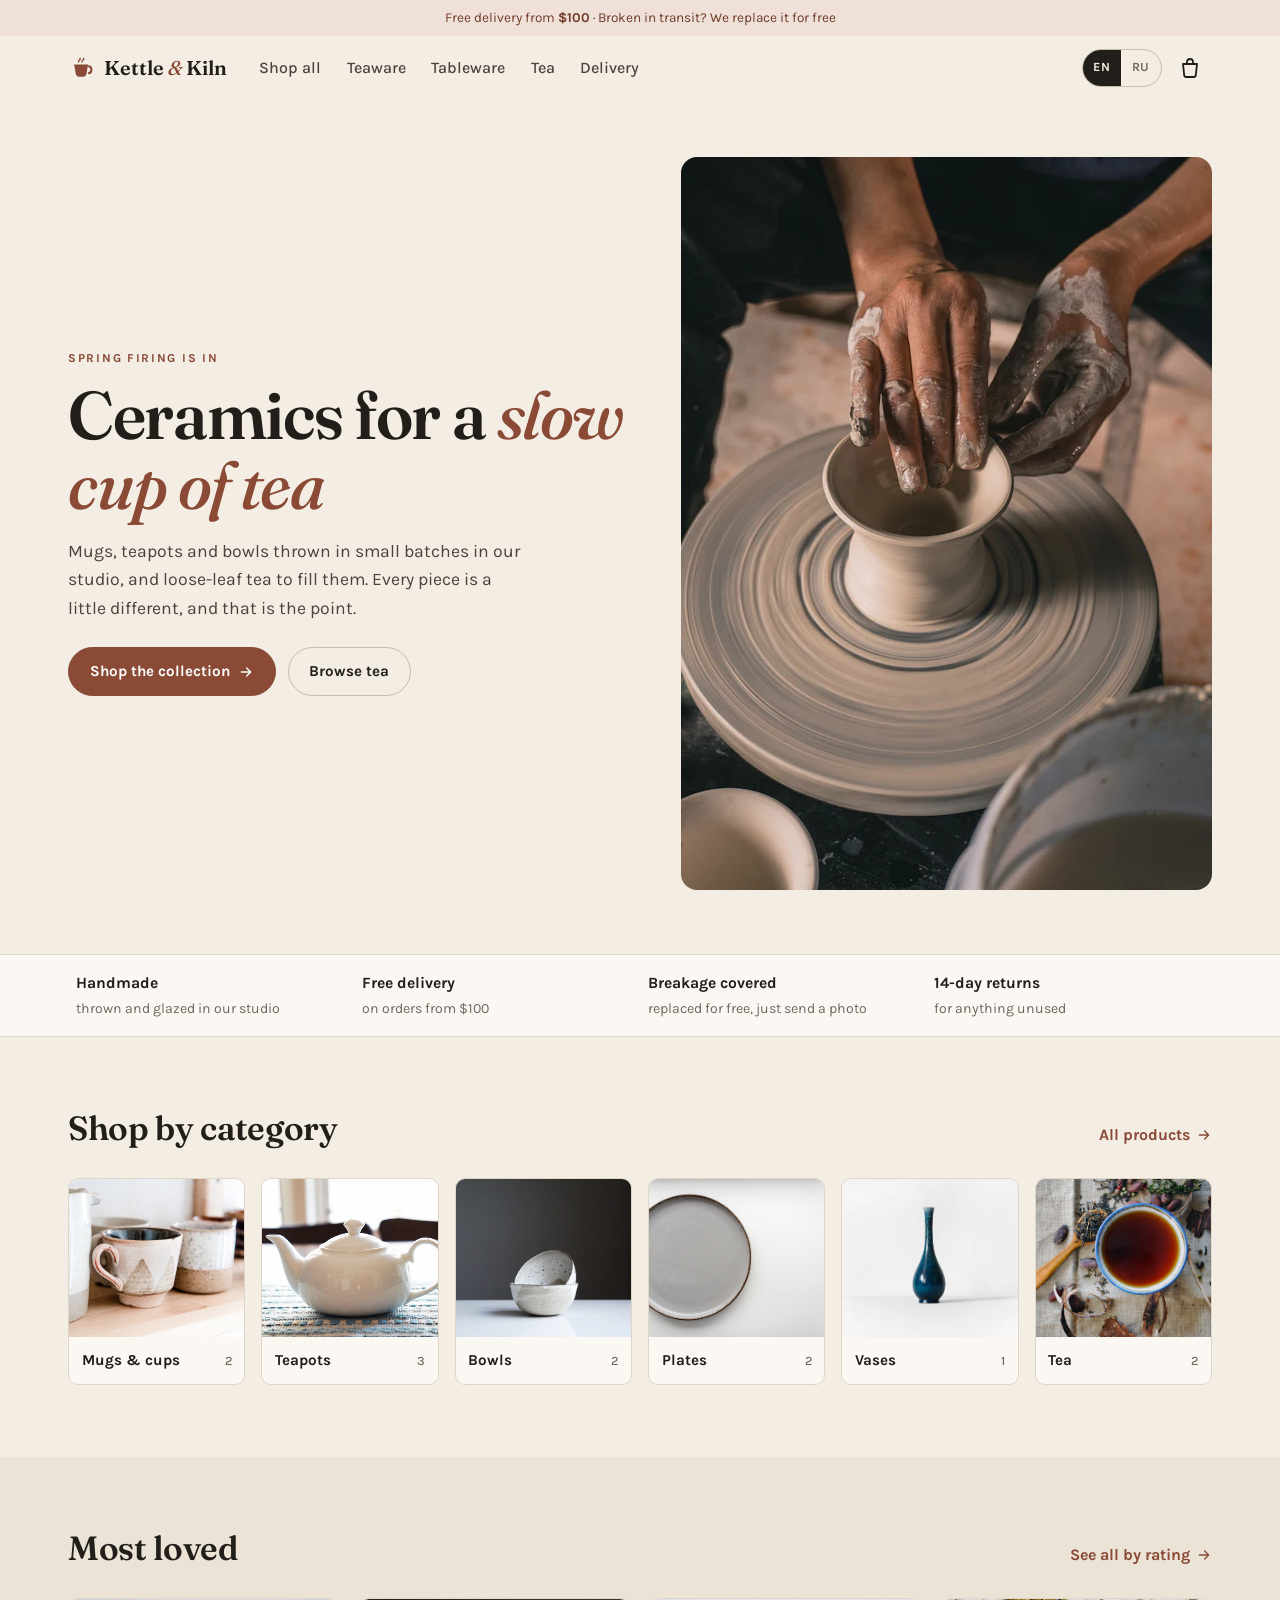
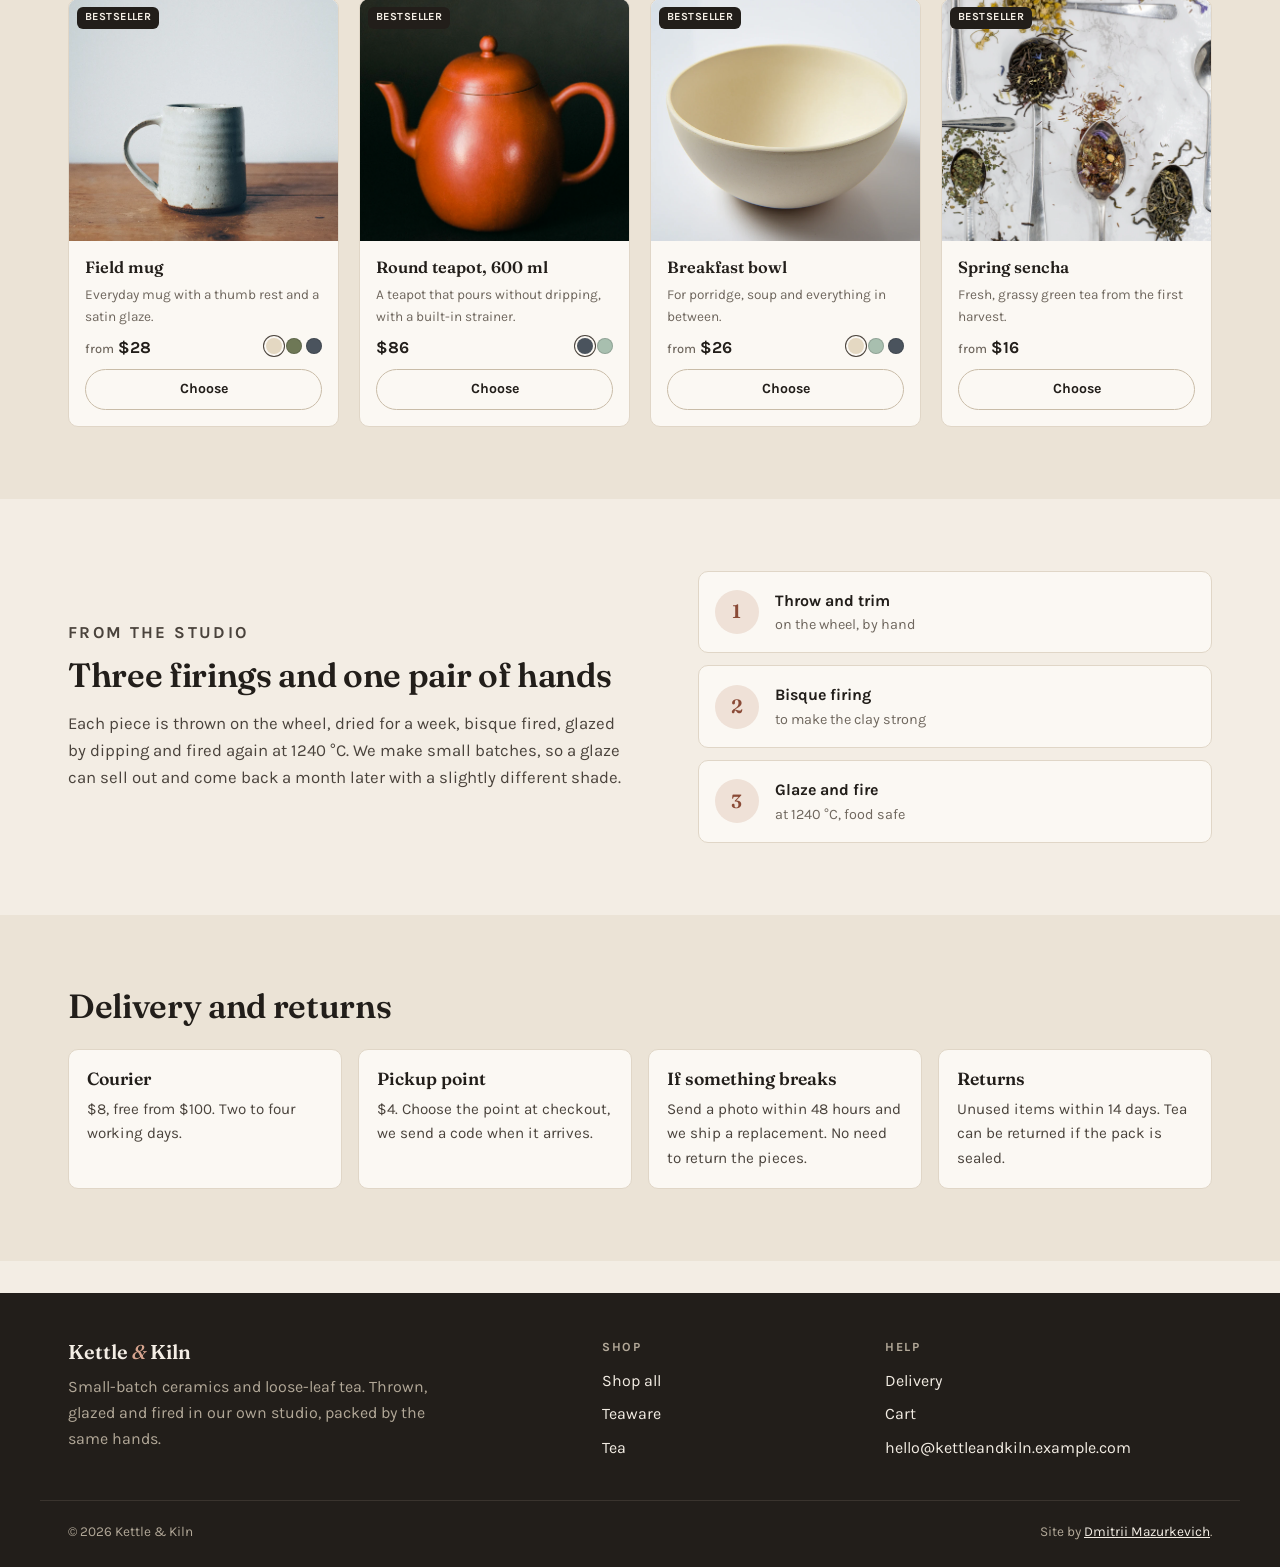
<file: index.html>
<!DOCTYPE html>
<html lang="en">
<head>
<meta charset="utf-8">
<meta name="viewport" content="width=device-width, initial-scale=1">
<title data-i18n="home.metaTitle">Kettle &amp; Kiln - handmade ceramics and loose-leaf tea</title>
<meta name="description" data-i18n-attr="content:home.metaDesc" content="Small-batch mugs, teapots and bowls made in our studio, plus loose-leaf tea to fill them. Free delivery from $100, breakage replaced for free.">
<meta name="theme-color" content="#F3EDE4">
<link rel="canonical" href="https://dmitrii-mazurkevich.github.io/ceramics-online-store/">
<link rel="alternate" hreflang="en" href="https://dmitrii-mazurkevich.github.io/ceramics-online-store/index.html?lang=en">
<link rel="alternate" hreflang="ru" href="https://dmitrii-mazurkevich.github.io/ceramics-online-store/index.html?lang=ru">
<meta property="og:type" content="website">
<meta property="og:title" content="Kettle &amp; Kiln - handmade ceramics and loose-leaf tea">
<meta property="og:description" content="Small-batch mugs, teapots and bowls made in our studio, plus loose-leaf tea to fill them. Free delivery from $100, breakage replaced for free.">
<link rel="icon" href="data:image/svg+xml,%3Csvg xmlns='http://www.w3.org/2000/svg' viewBox='0 0 64 64'%3E%3Crect width='64' height='64' rx='14' fill='%238A4A36'/%3E%3Cpath d='M18 26h28l-3 18a6 6 0 0 1-6 5H27a6 6 0 0 1-6-5z' fill='%23F3EDE4'/%3E%3Cpath d='M46 30c7 0 7 11 0 11' stroke='%23F3EDE4' stroke-width='4' fill='none'/%3E%3C/svg%3E">
<link rel="preconnect" href="https://fonts.googleapis.com">
<link rel="preconnect" href="https://fonts.gstatic.com" crossorigin>
<link rel="stylesheet" href="https://fonts.googleapis.com/css2?family=Fraunces:opsz,wght@9..144,500;9..144,600&family=Karla:wght@400;500;700&display=swap">
<link rel="stylesheet" href="assets/css/style.css">
<script>
  (function () {
    var d = document.documentElement, langs = ['en', 'ru'], lang = null;
    var m = location.search.match(/[?&]lang=([a-z]{2})/i);
    if (m && langs.indexOf(m[1].toLowerCase()) > -1) lang = m[1].toLowerCase();
    if (!lang) { try { var s = localStorage.getItem('kk-lang'); if (langs.indexOf(s) > -1) lang = s; } catch (e) {} }
    if (!lang) lang = 'en';
    d.setAttribute('data-lang', lang);
    if (lang !== 'en') { d.className += ' i18n-pending'; setTimeout(function () { d.classList.remove('i18n-pending'); }, 1200); }
  })();
</script>
</head>
<body data-page="home">
<a class="skip-link" href="#main" data-i18n="nav.skip">Skip to content</a>

<div class="topbar"><div class="container" data-i18n-html="top.text">Free delivery from <b>$100</b> · Broken in transit? We replace it for free</div></div>

<header class="site-header">
  <div class="container header__inner">
    <button class="icon-btn menu-toggle" type="button" aria-expanded="false" aria-controls="menu" aria-label="Menu" data-i18n-attr="aria-label:nav.menu">
      <svg viewBox="0 0 24 24" fill="none" stroke="currentColor" stroke-width="1.8" stroke-linecap="round" aria-hidden="true"><path d="M4 7h16M4 12h16M4 17h16"/></svg>
    </button>
    <a class="logo" href="index.html" aria-label="Kettle &amp; Kiln, home">
      <svg viewBox="0 0 32 32" aria-hidden="true"><path d="M7 12h16l-2 11a4 4 0 0 1-4 3h-4a4 4 0 0 1-4-3z" fill="currentColor"/><path d="M23 14c5 0 5 8 0 8" stroke="currentColor" stroke-width="2.4" fill="none"/><path d="M12 9c0-2 2-2 2-4M16 9c0-2 2-2 2-4" stroke="currentColor" stroke-width="1.6" fill="none" stroke-linecap="round"/></svg>
      <span>Kettle <i>&amp;</i> Kiln</span>
    </a>
    <nav class="menu" id="menu" aria-label="Main">
      <ul>
          <li><a href="catalog.html" data-i18n="nav.all">Shop all</a></li>
          <li><a href="catalog.html?cat=teapots,mugs" data-i18n="nav.teaware">Teaware</a></li>
          <li><a href="catalog.html?cat=bowls,plates" data-i18n="nav.table">Tableware</a></li>
          <li><a href="catalog.html?cat=tea" data-i18n="nav.tea">Tea</a></li>
          <li><a href="index.html#delivery" data-i18n="nav.delivery">Delivery</a></li>
      </ul>
    </nav>
    <div class="header__actions">
      <div class="lang" role="group" aria-label="Language">
        <button type="button" data-lang="en" aria-pressed="true">EN</button>
        <button type="button" data-lang="ru" aria-pressed="false">RU</button>
      </div>
      <a class="cart-btn" href="cart.html" data-open-cart aria-label="Cart" data-i18n-attr="aria-label:nav.cart">
        <svg viewBox="0 0 24 24" fill="none" stroke="currentColor" stroke-width="1.8" stroke-linecap="round" stroke-linejoin="round" aria-hidden="true"><path d="M5 8h14l-1.2 11.2a2 2 0 0 1-2 1.8H8.2a2 2 0 0 1-2-1.8z"/><path d="M9 8V6a3 3 0 0 1 6 0v2"/></svg>
        <span class="cart-btn__count" data-cart-count hidden>0</span>
      </a>
    </div>
  </div>
</header>

<main id="main">
<section class="hero">
  <div class="container hero__grid">
    <div class="hero__copy">
      <p class="eyebrow" data-i18n="home.eyebrow">Spring firing is in</p>
      <h1 class="hero__title" data-i18n-html="home.title">Ceramics for a <em>slow cup of tea</em></h1>
      <p class="hero__lede" data-i18n="home.lede">Mugs, teapots and bowls thrown in small batches in our studio, and loose-leaf tea to fill them. Every piece is a little different, and that is the point.</p>
      <div class="hero__actions">
        <a class="btn" href="catalog.html"><span data-i18n="home.cta1">Shop the collection</span> <svg viewBox="0 0 24 24" width="16" height="16" fill="none" stroke="currentColor" stroke-width="2" stroke-linecap="round" stroke-linejoin="round" aria-hidden="true"><path d="M5 12h14M13 6l6 6-6 6"/></svg></a>
        <a class="btn btn--ghost" href="catalog.html?cat=tea" data-i18n="home.cta2">Browse tea</a>
      </div>
    </div>
    <div class="hero__art"><img src="assets/img/hero2.webp" alt="Hands shaping a bowl on a pottery wheel" data-i18n-attr="alt:home.heroAlt" width="1100" height="733" fetchpriority="high"></div>
  </div>
</section>

<section class="usp" aria-label="Why buy here" data-i18n-attr="aria-label:home.uspAria">
  <div class="container usp__grid">
    <div class="usp__item"><b data-i18n="home.u1t">Handmade</b><span data-i18n="home.u1d">thrown and glazed in our studio</span></div>
    <div class="usp__item"><b data-i18n="home.u2t">Free delivery</b><span data-i18n="home.u2d">on orders from $100</span></div>
    <div class="usp__item"><b data-i18n="home.u3t">Breakage covered</b><span data-i18n="home.u3d">replaced for free, just send a photo</span></div>
    <div class="usp__item"><b data-i18n="home.u4t">14-day returns</b><span data-i18n="home.u4d">for anything unused</span></div>
  </div>
</section>

<section class="section">
  <div class="container">
    <div class="section-head">
      <h2 class="h2" data-i18n="home.catTitle">Shop by category</h2>
      <a class="link" href="catalog.html"><span data-i18n="home.all">All products</span> <svg viewBox="0 0 24 24" width="16" height="16" fill="none" stroke="currentColor" stroke-width="2" stroke-linecap="round" stroke-linejoin="round" aria-hidden="true"><path d="M5 12h14M13 6l6 6-6 6"/></svg></a>
    </div>
    <div class="catgrid" data-cats></div>
  </div>
</section>

<section class="section section--alt">
  <div class="container">
    <div class="section-head">
      <h2 class="h2" data-i18n="home.bestTitle">Most loved</h2>
      <a class="link" href="catalog.html?sort=rating"><span data-i18n="home.bestAll">See all by rating</span> <svg viewBox="0 0 24 24" width="16" height="16" fill="none" stroke="currentColor" stroke-width="2" stroke-linecap="round" stroke-linejoin="round" aria-hidden="true"><path d="M5 12h14M13 6l6 6-6 6"/></svg></a>
    </div>
    <div class="grid grid--4" data-grid="best"></div>
  </div>
</section>

<section class="section">
  <div class="container story">
    <div>
      <p class="eyebrow" data-i18n="home.storyEyebrow">From the studio</p>
      <h2 class="h2" data-i18n="home.storyTitle">Three firings and one pair of hands</h2>
      <p data-i18n="home.storyText">Each piece is thrown on the wheel, dried for a week, bisque fired, glazed by dipping and fired again at 1240 °C. We make small batches, so a glaze can sell out and come back a month later with a slightly different shade.</p>
    </div>
    <ol class="steps-list">
      <li><b data-i18n="home.s1t">Throw and trim</b><span data-i18n="home.s1d">on the wheel, by hand</span></li>
      <li><b data-i18n="home.s2t">Bisque firing</b><span data-i18n="home.s2d">to make the clay strong</span></li>
      <li><b data-i18n="home.s3t">Glaze and fire</b><span data-i18n="home.s3d">at 1240 °C, food safe</span></li>
    </ol>
  </div>
</section>

<section class="section section--alt" id="delivery">
  <div class="container">
    <h2 class="h2" data-i18n="home.delTitle">Delivery and returns</h2>
    <div class="info-grid">
      <div class="info"><h3 data-i18n="home.d1t">Courier</h3><p data-i18n="home.d1d">$8, free from $100. Two to four working days.</p></div>
      <div class="info"><h3 data-i18n="home.d2t">Pickup point</h3><p data-i18n="home.d2d">$4. Choose the point at checkout, we send a code when it arrives.</p></div>
      <div class="info"><h3 data-i18n="home.d3t">If something breaks</h3><p data-i18n="home.d3d">Send a photo within 48 hours and we ship a replacement. No need to return the pieces.</p></div>
      <div class="info"><h3 data-i18n="home.d4t">Returns</h3><p data-i18n="home.d4d">Unused items within 14 days. Tea can be returned if the pack is sealed.</p></div>
    </div>
  </div>
</section>
</main>

<footer class="site-footer">
  <div class="container footer__grid">
    <div>
      <p class="logo logo--footer"><span>Kettle <i>&amp;</i> Kiln</span></p>
      <p class="muted" data-i18n="foot.about">Small-batch ceramics and loose-leaf tea. Thrown, glazed and fired in our own studio, packed by the same hands.</p>
    </div>
    <div>
      <h2 class="footer__h" data-i18n="foot.shop">Shop</h2>
      <ul>
        <li><a href="catalog.html" data-i18n="nav.all">Shop all</a></li>
        <li><a href="catalog.html?cat=teapots,mugs" data-i18n="nav.teaware">Teaware</a></li>
        <li><a href="catalog.html?cat=tea" data-i18n="nav.tea">Tea</a></li>
      </ul>
    </div>
    <div>
      <h2 class="footer__h" data-i18n="foot.help">Help</h2>
      <ul>
        <li><a href="index.html#delivery" data-i18n="nav.delivery">Delivery</a></li>
        <li><a href="cart.html" data-i18n="foot.cart">Cart</a></li>
        <li><a href="mailto:hello@kettleandkiln.example.com">hello@kettleandkiln.example.com</a></li>
      </ul>
    </div>
  </div>
  <div class="container footer__bottom">
    <span>© 2026 Kettle &amp; Kiln</span>
    <span data-i18n-html="foot.concept">Site by <a href="https://t.me/dmitrii_pjm">Dmitrii Mazurkevich</a>.</span>
  </div>
</footer>

<div class="drawer" id="cart-drawer" hidden>
  <div class="drawer__panel" role="dialog" aria-modal="true" aria-labelledby="drawer-title">
    <div class="drawer__head">
      <h2 class="drawer__title" id="drawer-title">Your cart</h2>
      <button class="icon-btn drawer__close" type="button" aria-label="Close" data-i18n-attr="aria-label:nav.close">
        <svg viewBox="0 0 24 24" fill="none" stroke="currentColor" stroke-width="2" stroke-linecap="round" aria-hidden="true"><path d="M6 6l12 12M18 6 6 18"/></svg>
      </button>
    </div>
    <div class="drawer__body"></div>
    <div class="drawer__foot"></div>
  </div>
</div>

<script src="assets/js/i18n.js" defer></script>
<script src="assets/js/products.js" defer></script>
<script src="assets/js/shop.js" defer></script>
<script src="assets/js/ui.js" defer></script>
</body>
</html>
</file>
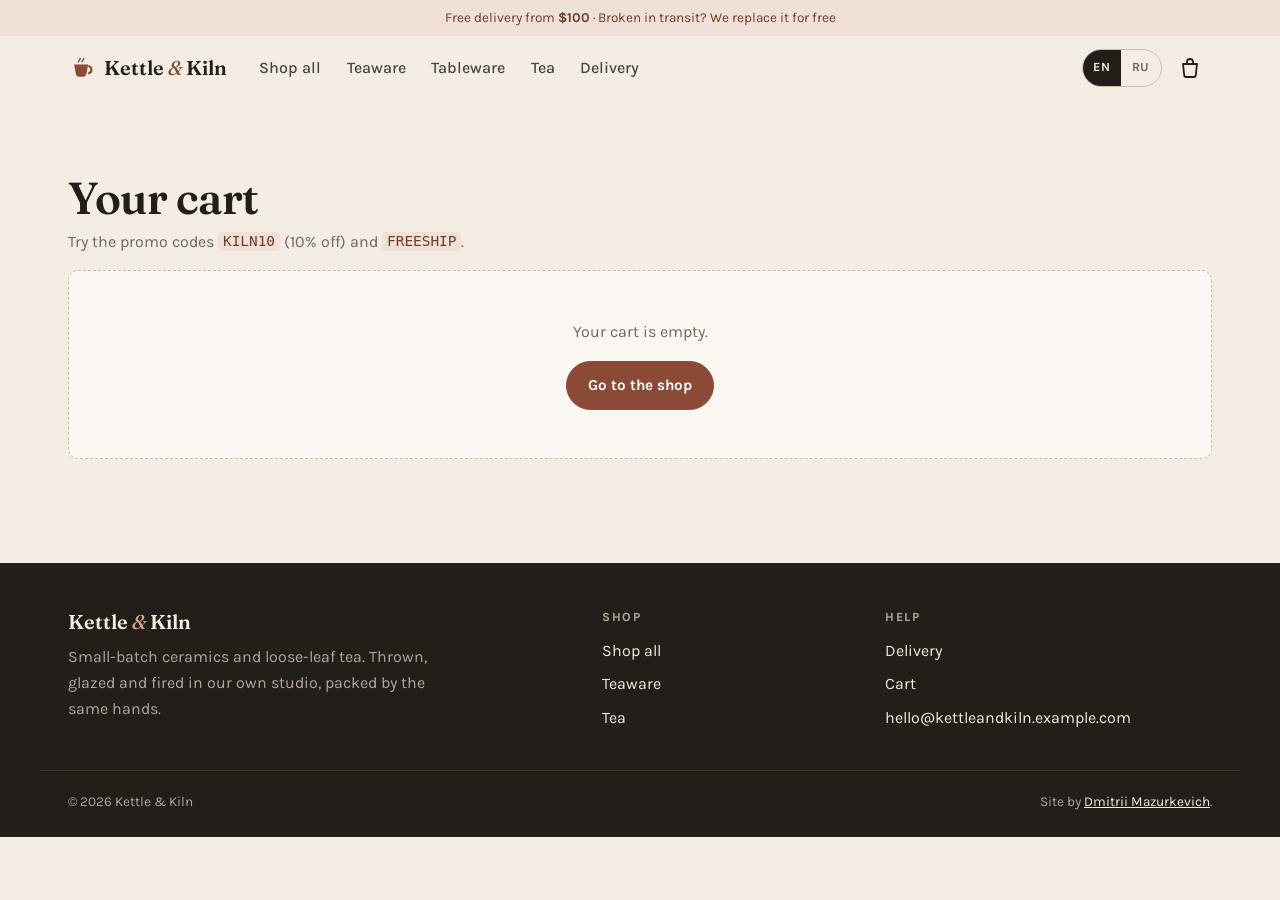
<file: cart.html>
<!DOCTYPE html>
<html lang="en">
<head>
<meta charset="utf-8">
<meta name="viewport" content="width=device-width, initial-scale=1">
<title data-i18n="cart.metaTitle">Cart - Kettle &amp; Kiln</title>
<meta name="description" data-i18n-attr="content:cart.metaDesc" content="Your cart at Kettle &amp; Kiln.">
<meta name="theme-color" content="#F3EDE4">
<link rel="canonical" href="https://dmitrii-mazurkevich.github.io/ceramics-online-store/cart.html">
<link rel="alternate" hreflang="en" href="https://dmitrii-mazurkevich.github.io/ceramics-online-store/cart.html?lang=en">
<link rel="alternate" hreflang="ru" href="https://dmitrii-mazurkevich.github.io/ceramics-online-store/cart.html?lang=ru">
<meta property="og:type" content="website">
<meta property="og:title" content="Cart - Kettle &amp; Kiln">
<meta property="og:description" content="Your cart at Kettle &amp; Kiln.">
<meta name="robots" content="noindex">
<link rel="icon" href="data:image/svg+xml,%3Csvg xmlns='http://www.w3.org/2000/svg' viewBox='0 0 64 64'%3E%3Crect width='64' height='64' rx='14' fill='%238A4A36'/%3E%3Cpath d='M18 26h28l-3 18a6 6 0 0 1-6 5H27a6 6 0 0 1-6-5z' fill='%23F3EDE4'/%3E%3Cpath d='M46 30c7 0 7 11 0 11' stroke='%23F3EDE4' stroke-width='4' fill='none'/%3E%3C/svg%3E">
<link rel="preconnect" href="https://fonts.googleapis.com">
<link rel="preconnect" href="https://fonts.gstatic.com" crossorigin>
<link rel="stylesheet" href="https://fonts.googleapis.com/css2?family=Fraunces:opsz,wght@9..144,500;9..144,600&family=Karla:wght@400;500;700&display=swap">
<link rel="stylesheet" href="assets/css/style.css">
<script>
  (function () {
    var d = document.documentElement, langs = ['en', 'ru'], lang = null;
    var m = location.search.match(/[?&]lang=([a-z]{2})/i);
    if (m && langs.indexOf(m[1].toLowerCase()) > -1) lang = m[1].toLowerCase();
    if (!lang) { try { var s = localStorage.getItem('kk-lang'); if (langs.indexOf(s) > -1) lang = s; } catch (e) {} }
    if (!lang) lang = 'en';
    d.setAttribute('data-lang', lang);
    if (lang !== 'en') { d.className += ' i18n-pending'; setTimeout(function () { d.classList.remove('i18n-pending'); }, 1200); }
  })();
</script>
</head>
<body data-page="cart">
<a class="skip-link" href="#main" data-i18n="nav.skip">Skip to content</a>

<div class="topbar"><div class="container" data-i18n-html="top.text">Free delivery from <b>$100</b> · Broken in transit? We replace it for free</div></div>

<header class="site-header">
  <div class="container header__inner">
    <button class="icon-btn menu-toggle" type="button" aria-expanded="false" aria-controls="menu" aria-label="Menu" data-i18n-attr="aria-label:nav.menu">
      <svg viewBox="0 0 24 24" fill="none" stroke="currentColor" stroke-width="1.8" stroke-linecap="round" aria-hidden="true"><path d="M4 7h16M4 12h16M4 17h16"/></svg>
    </button>
    <a class="logo" href="index.html" aria-label="Kettle &amp; Kiln, home">
      <svg viewBox="0 0 32 32" aria-hidden="true"><path d="M7 12h16l-2 11a4 4 0 0 1-4 3h-4a4 4 0 0 1-4-3z" fill="currentColor"/><path d="M23 14c5 0 5 8 0 8" stroke="currentColor" stroke-width="2.4" fill="none"/><path d="M12 9c0-2 2-2 2-4M16 9c0-2 2-2 2-4" stroke="currentColor" stroke-width="1.6" fill="none" stroke-linecap="round"/></svg>
      <span>Kettle <i>&amp;</i> Kiln</span>
    </a>
    <nav class="menu" id="menu" aria-label="Main">
      <ul>
          <li><a href="catalog.html" data-i18n="nav.all">Shop all</a></li>
          <li><a href="catalog.html?cat=teapots,mugs" data-i18n="nav.teaware">Teaware</a></li>
          <li><a href="catalog.html?cat=bowls,plates" data-i18n="nav.table">Tableware</a></li>
          <li><a href="catalog.html?cat=tea" data-i18n="nav.tea">Tea</a></li>
          <li><a href="index.html#delivery" data-i18n="nav.delivery">Delivery</a></li>
      </ul>
    </nav>
    <div class="header__actions">
      <div class="lang" role="group" aria-label="Language">
        <button type="button" data-lang="en" aria-pressed="true">EN</button>
        <button type="button" data-lang="ru" aria-pressed="false">RU</button>
      </div>
      <a class="cart-btn" href="cart.html" data-open-cart aria-label="Cart" data-i18n-attr="aria-label:nav.cart">
        <svg viewBox="0 0 24 24" fill="none" stroke="currentColor" stroke-width="1.8" stroke-linecap="round" stroke-linejoin="round" aria-hidden="true"><path d="M5 8h14l-1.2 11.2a2 2 0 0 1-2 1.8H8.2a2 2 0 0 1-2-1.8z"/><path d="M9 8V6a3 3 0 0 1 6 0v2"/></svg>
        <span class="cart-btn__count" data-cart-count hidden>0</span>
      </a>
    </div>
  </div>
</header>

<main id="main">
<section class="section section--tight">
  <div class="container">
    <h1 class="h1" data-i18n="cart.title">Your cart</h1>
    <p class="muted" data-i18n-html="cart.hint">Try the promo codes <code>KILN10</code> (10% off) and <code>FREESHIP</code>.</p>
    <div data-cart></div>
  </div>
</section>
</main>

<footer class="site-footer">
  <div class="container footer__grid">
    <div>
      <p class="logo logo--footer"><span>Kettle <i>&amp;</i> Kiln</span></p>
      <p class="muted" data-i18n="foot.about">Small-batch ceramics and loose-leaf tea. Thrown, glazed and fired in our own studio, packed by the same hands.</p>
    </div>
    <div>
      <h2 class="footer__h" data-i18n="foot.shop">Shop</h2>
      <ul>
        <li><a href="catalog.html" data-i18n="nav.all">Shop all</a></li>
        <li><a href="catalog.html?cat=teapots,mugs" data-i18n="nav.teaware">Teaware</a></li>
        <li><a href="catalog.html?cat=tea" data-i18n="nav.tea">Tea</a></li>
      </ul>
    </div>
    <div>
      <h2 class="footer__h" data-i18n="foot.help">Help</h2>
      <ul>
        <li><a href="index.html#delivery" data-i18n="nav.delivery">Delivery</a></li>
        <li><a href="cart.html" data-i18n="foot.cart">Cart</a></li>
        <li><a href="mailto:hello@kettleandkiln.example.com">hello@kettleandkiln.example.com</a></li>
      </ul>
    </div>
  </div>
  <div class="container footer__bottom">
    <span>© 2026 Kettle &amp; Kiln</span>
    <span data-i18n-html="foot.concept">Site by <a href="https://t.me/dmitrii_pjm">Dmitrii Mazurkevich</a>.</span>
  </div>
</footer>

<div class="drawer" id="cart-drawer" hidden>
  <div class="drawer__panel" role="dialog" aria-modal="true" aria-labelledby="drawer-title">
    <div class="drawer__head">
      <h2 class="drawer__title" id="drawer-title">Your cart</h2>
      <button class="icon-btn drawer__close" type="button" aria-label="Close" data-i18n-attr="aria-label:nav.close">
        <svg viewBox="0 0 24 24" fill="none" stroke="currentColor" stroke-width="2" stroke-linecap="round" aria-hidden="true"><path d="M6 6l12 12M18 6 6 18"/></svg>
      </button>
    </div>
    <div class="drawer__body"></div>
    <div class="drawer__foot"></div>
  </div>
</div>

<script src="assets/js/i18n.js" defer></script>
<script src="assets/js/products.js" defer></script>
<script src="assets/js/shop.js" defer></script>
<script src="assets/js/ui.js" defer></script>
</body>
</html>
</file>
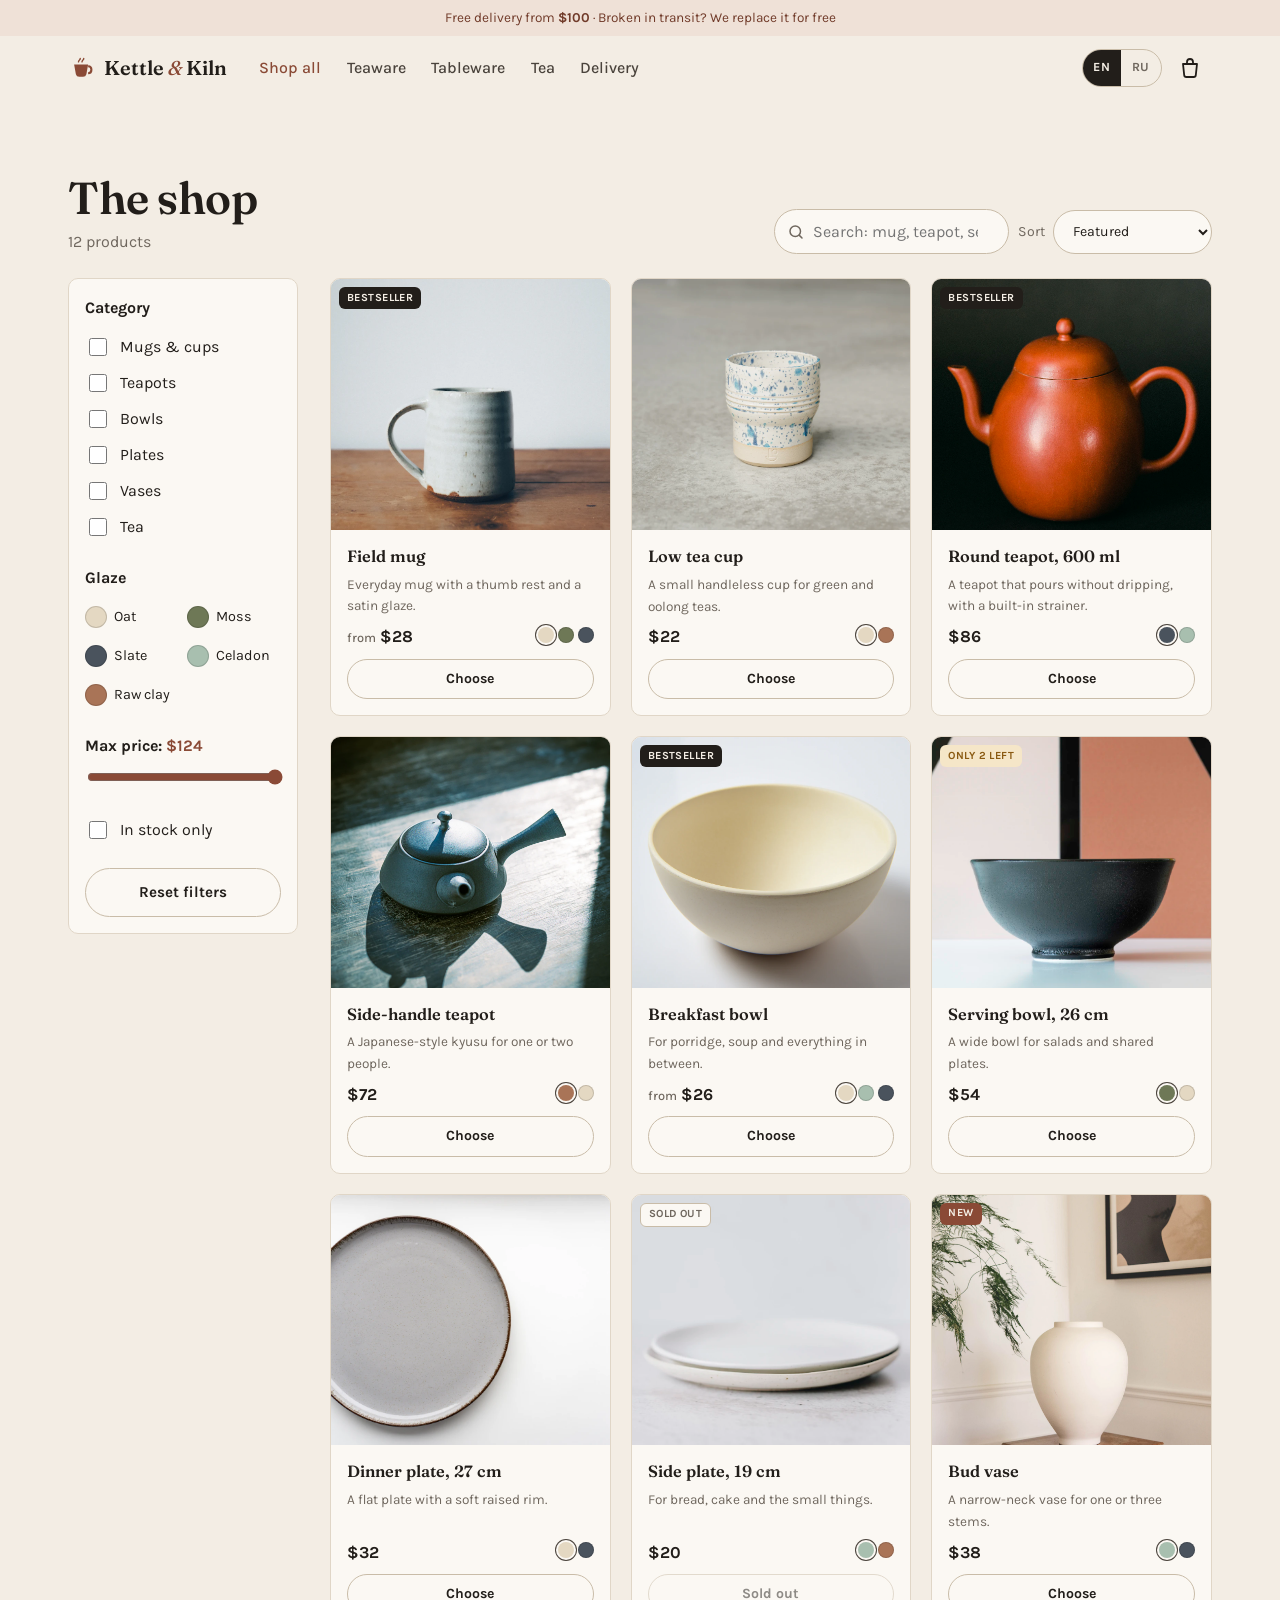
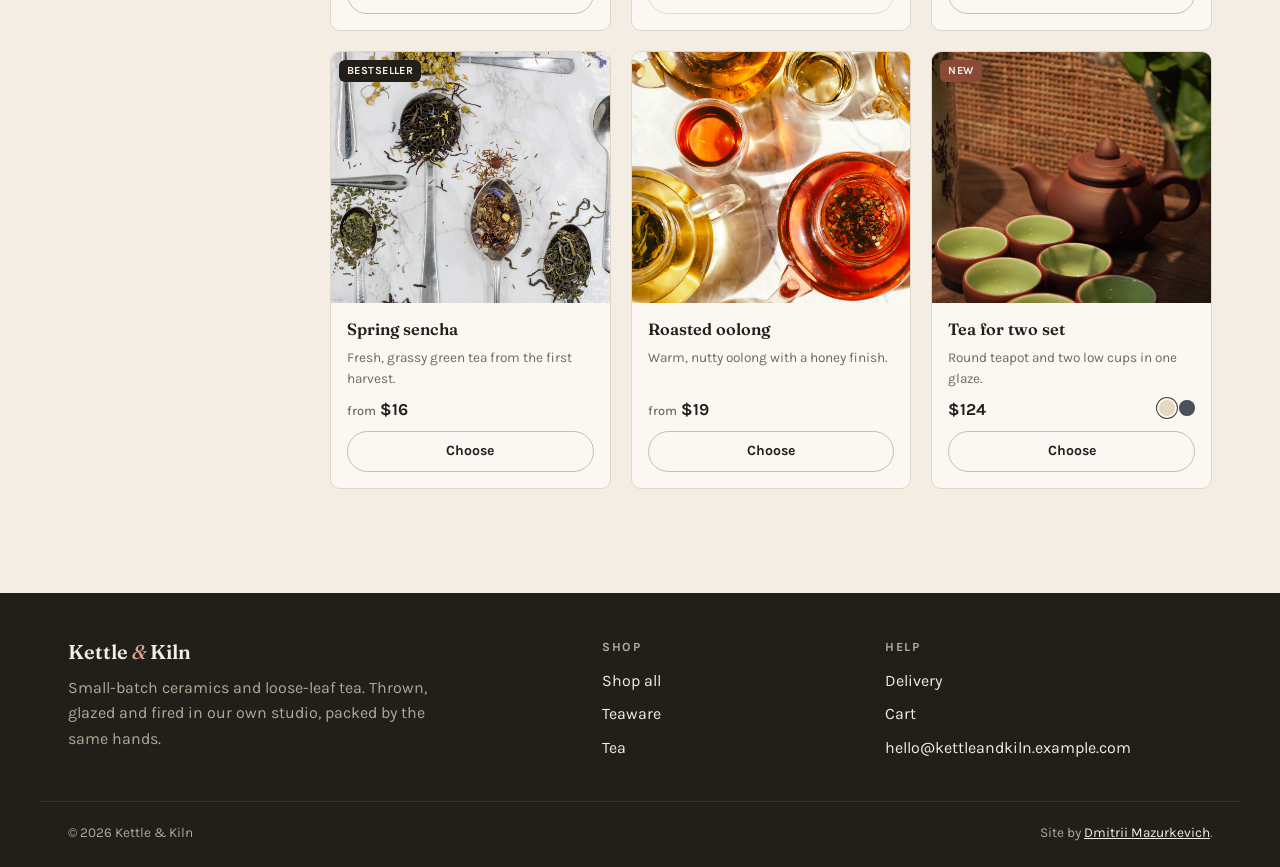
<file: catalog.html>
<!DOCTYPE html>
<html lang="en">
<head>
<meta charset="utf-8">
<meta name="viewport" content="width=device-width, initial-scale=1">
<title data-i18n="cat.metaTitle">Shop all - Kettle &amp; Kiln</title>
<meta name="description" data-i18n-attr="content:cat.metaDesc" content="Handmade mugs, teapots, bowls, plates and vases, plus loose-leaf tea. Filter by category, glaze and price.">
<meta name="theme-color" content="#F3EDE4">
<link rel="canonical" href="https://dmitrii-mazurkevich.github.io/ceramics-online-store/catalog.html">
<link rel="alternate" hreflang="en" href="https://dmitrii-mazurkevich.github.io/ceramics-online-store/catalog.html?lang=en">
<link rel="alternate" hreflang="ru" href="https://dmitrii-mazurkevich.github.io/ceramics-online-store/catalog.html?lang=ru">
<meta property="og:type" content="website">
<meta property="og:title" content="Shop all - Kettle &amp; Kiln">
<meta property="og:description" content="Handmade mugs, teapots, bowls, plates and vases, plus loose-leaf tea. Filter by category, glaze and price.">
<link rel="icon" href="data:image/svg+xml,%3Csvg xmlns='http://www.w3.org/2000/svg' viewBox='0 0 64 64'%3E%3Crect width='64' height='64' rx='14' fill='%238A4A36'/%3E%3Cpath d='M18 26h28l-3 18a6 6 0 0 1-6 5H27a6 6 0 0 1-6-5z' fill='%23F3EDE4'/%3E%3Cpath d='M46 30c7 0 7 11 0 11' stroke='%23F3EDE4' stroke-width='4' fill='none'/%3E%3C/svg%3E">
<link rel="preconnect" href="https://fonts.googleapis.com">
<link rel="preconnect" href="https://fonts.gstatic.com" crossorigin>
<link rel="stylesheet" href="https://fonts.googleapis.com/css2?family=Fraunces:opsz,wght@9..144,500;9..144,600&family=Karla:wght@400;500;700&display=swap">
<link rel="stylesheet" href="assets/css/style.css">
<script>
  (function () {
    var d = document.documentElement, langs = ['en', 'ru'], lang = null;
    var m = location.search.match(/[?&]lang=([a-z]{2})/i);
    if (m && langs.indexOf(m[1].toLowerCase()) > -1) lang = m[1].toLowerCase();
    if (!lang) { try { var s = localStorage.getItem('kk-lang'); if (langs.indexOf(s) > -1) lang = s; } catch (e) {} }
    if (!lang) lang = 'en';
    d.setAttribute('data-lang', lang);
    if (lang !== 'en') { d.className += ' i18n-pending'; setTimeout(function () { d.classList.remove('i18n-pending'); }, 1200); }
  })();
</script>
</head>
<body data-page="catalog">
<a class="skip-link" href="#main" data-i18n="nav.skip">Skip to content</a>

<div class="topbar"><div class="container" data-i18n-html="top.text">Free delivery from <b>$100</b> · Broken in transit? We replace it for free</div></div>

<header class="site-header">
  <div class="container header__inner">
    <button class="icon-btn menu-toggle" type="button" aria-expanded="false" aria-controls="menu" aria-label="Menu" data-i18n-attr="aria-label:nav.menu">
      <svg viewBox="0 0 24 24" fill="none" stroke="currentColor" stroke-width="1.8" stroke-linecap="round" aria-hidden="true"><path d="M4 7h16M4 12h16M4 17h16"/></svg>
    </button>
    <a class="logo" href="index.html" aria-label="Kettle &amp; Kiln, home">
      <svg viewBox="0 0 32 32" aria-hidden="true"><path d="M7 12h16l-2 11a4 4 0 0 1-4 3h-4a4 4 0 0 1-4-3z" fill="currentColor"/><path d="M23 14c5 0 5 8 0 8" stroke="currentColor" stroke-width="2.4" fill="none"/><path d="M12 9c0-2 2-2 2-4M16 9c0-2 2-2 2-4" stroke="currentColor" stroke-width="1.6" fill="none" stroke-linecap="round"/></svg>
      <span>Kettle <i>&amp;</i> Kiln</span>
    </a>
    <nav class="menu" id="menu" aria-label="Main">
      <ul>
          <li><a href="catalog.html" data-i18n="nav.all">Shop all</a></li>
          <li><a href="catalog.html?cat=teapots,mugs" data-i18n="nav.teaware">Teaware</a></li>
          <li><a href="catalog.html?cat=bowls,plates" data-i18n="nav.table">Tableware</a></li>
          <li><a href="catalog.html?cat=tea" data-i18n="nav.tea">Tea</a></li>
          <li><a href="index.html#delivery" data-i18n="nav.delivery">Delivery</a></li>
      </ul>
    </nav>
    <div class="header__actions">
      <div class="lang" role="group" aria-label="Language">
        <button type="button" data-lang="en" aria-pressed="true">EN</button>
        <button type="button" data-lang="ru" aria-pressed="false">RU</button>
      </div>
      <a class="cart-btn" href="cart.html" data-open-cart aria-label="Cart" data-i18n-attr="aria-label:nav.cart">
        <svg viewBox="0 0 24 24" fill="none" stroke="currentColor" stroke-width="1.8" stroke-linecap="round" stroke-linejoin="round" aria-hidden="true"><path d="M5 8h14l-1.2 11.2a2 2 0 0 1-2 1.8H8.2a2 2 0 0 1-2-1.8z"/><path d="M9 8V6a3 3 0 0 1 6 0v2"/></svg>
        <span class="cart-btn__count" data-cart-count hidden>0</span>
      </a>
    </div>
  </div>
</header>

<main id="main">
<section class="section section--tight">
  <div class="container">
    <div class="cat-head">
      <div>
        <h1 class="h1" data-i18n="cat.title">The shop</h1>
        <p class="muted" data-results aria-live="polite"></p>
      </div>
      <div class="cat-tools">
        <label class="search">
          <span class="visually-hidden" data-i18n="cat.search">Search</span>
          <svg viewBox="0 0 24 24" fill="none" stroke="currentColor" stroke-width="2" stroke-linecap="round" aria-hidden="true"><circle cx="11" cy="11" r="7"/><path d="m20 20-3.5-3.5"/></svg>
          <input type="search" id="search" data-i18n-attr="placeholder:cat.searchPh" placeholder="Search: mug, teapot, sencha">
        </label>
        <label class="select">
          <span data-i18n="cat.sort">Sort</span>
          <select id="sort">
            <option value="featured" data-i18n="cat.sFeatured">Featured</option>
            <option value="rating" data-i18n="cat.sRating">Top rated</option>
            <option value="new" data-i18n="cat.sNew">Newest</option>
            <option value="price-asc" data-i18n="cat.sAsc">Price: low to high</option>
            <option value="price-desc" data-i18n="cat.sDesc">Price: high to low</option>
          </select>
        </label>
        <button class="btn btn--ghost filters-toggle" type="button" data-filters-toggle aria-expanded="false" aria-controls="filters"><span data-i18n="cat.filters">Filters</span> <span data-filter-count></span></button>
      </div>
    </div>
    <div class="cat-layout">
      <aside class="filters-panel" id="filters" aria-label="Filters" data-i18n-attr="aria-label:cat.filters">
        <form data-filters onsubmit="return false"></form>
      </aside>
      <div class="grid grid--3" data-grid="catalog"></div>
    </div>
  </div>
</section>
</main>

<footer class="site-footer">
  <div class="container footer__grid">
    <div>
      <p class="logo logo--footer"><span>Kettle <i>&amp;</i> Kiln</span></p>
      <p class="muted" data-i18n="foot.about">Small-batch ceramics and loose-leaf tea. Thrown, glazed and fired in our own studio, packed by the same hands.</p>
    </div>
    <div>
      <h2 class="footer__h" data-i18n="foot.shop">Shop</h2>
      <ul>
        <li><a href="catalog.html" data-i18n="nav.all">Shop all</a></li>
        <li><a href="catalog.html?cat=teapots,mugs" data-i18n="nav.teaware">Teaware</a></li>
        <li><a href="catalog.html?cat=tea" data-i18n="nav.tea">Tea</a></li>
      </ul>
    </div>
    <div>
      <h2 class="footer__h" data-i18n="foot.help">Help</h2>
      <ul>
        <li><a href="index.html#delivery" data-i18n="nav.delivery">Delivery</a></li>
        <li><a href="cart.html" data-i18n="foot.cart">Cart</a></li>
        <li><a href="mailto:hello@kettleandkiln.example.com">hello@kettleandkiln.example.com</a></li>
      </ul>
    </div>
  </div>
  <div class="container footer__bottom">
    <span>© 2026 Kettle &amp; Kiln</span>
    <span data-i18n-html="foot.concept">Site by <a href="https://t.me/dmitrii_pjm">Dmitrii Mazurkevich</a>.</span>
  </div>
</footer>

<div class="drawer" id="cart-drawer" hidden>
  <div class="drawer__panel" role="dialog" aria-modal="true" aria-labelledby="drawer-title">
    <div class="drawer__head">
      <h2 class="drawer__title" id="drawer-title">Your cart</h2>
      <button class="icon-btn drawer__close" type="button" aria-label="Close" data-i18n-attr="aria-label:nav.close">
        <svg viewBox="0 0 24 24" fill="none" stroke="currentColor" stroke-width="2" stroke-linecap="round" aria-hidden="true"><path d="M6 6l12 12M18 6 6 18"/></svg>
      </button>
    </div>
    <div class="drawer__body"></div>
    <div class="drawer__foot"></div>
  </div>
</div>

<script src="assets/js/i18n.js" defer></script>
<script src="assets/js/products.js" defer></script>
<script src="assets/js/shop.js" defer></script>
<script src="assets/js/ui.js" defer></script>
</body>
</html>
</file>
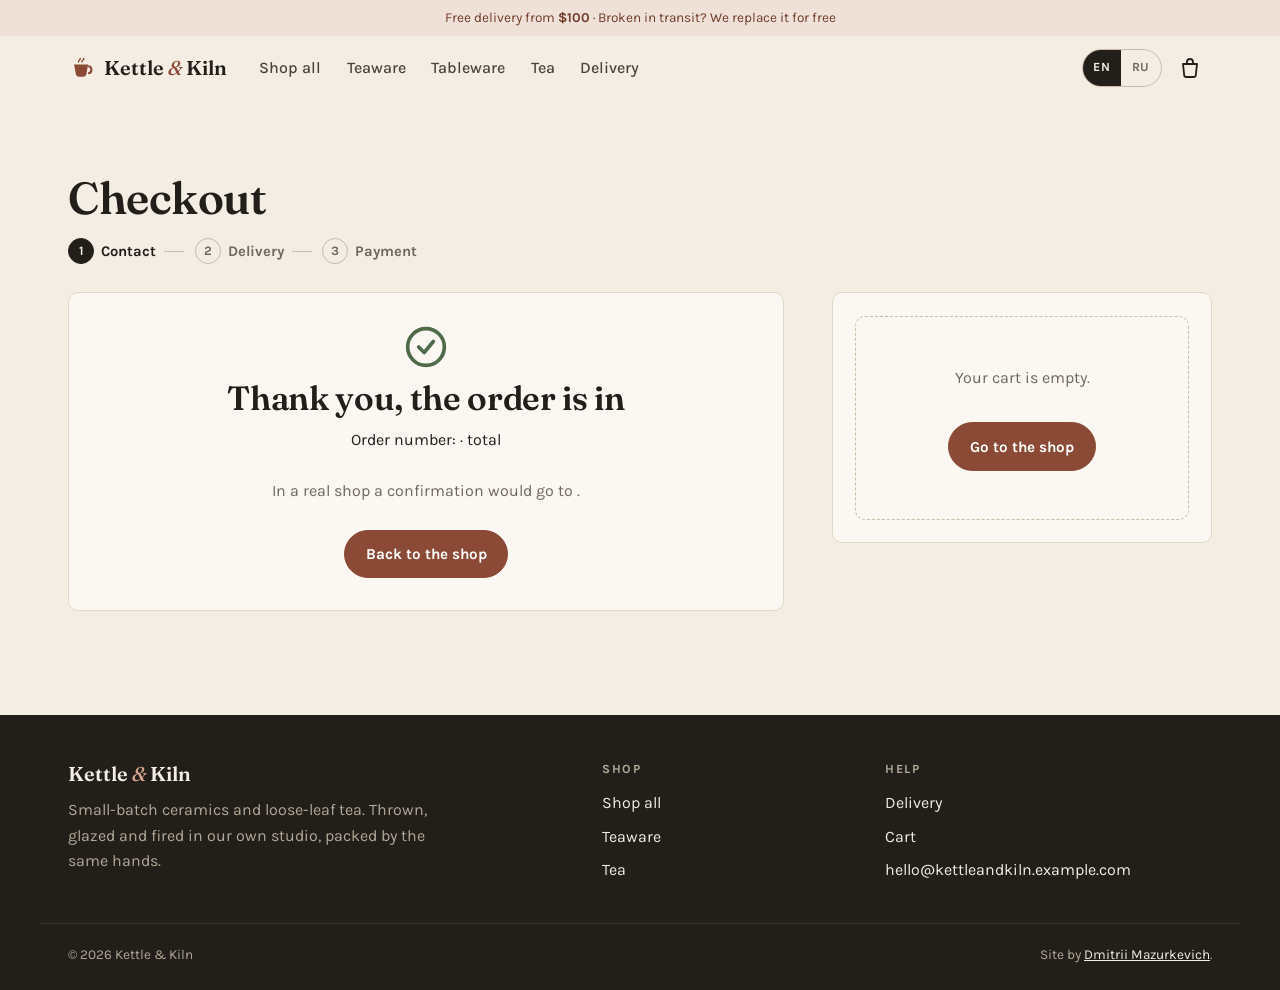
<file: checkout.html>
<!DOCTYPE html>
<html lang="en">
<head>
<meta charset="utf-8">
<meta name="viewport" content="width=device-width, initial-scale=1">
<title data-i18n="co.metaTitle">Checkout - Kettle &amp; Kiln</title>
<meta name="description" data-i18n-attr="content:co.metaDesc" content="Checkout at Kettle &amp; Kiln.">
<meta name="theme-color" content="#F3EDE4">
<link rel="canonical" href="https://dmitrii-mazurkevich.github.io/ceramics-online-store/checkout.html">
<link rel="alternate" hreflang="en" href="https://dmitrii-mazurkevich.github.io/ceramics-online-store/checkout.html?lang=en">
<link rel="alternate" hreflang="ru" href="https://dmitrii-mazurkevich.github.io/ceramics-online-store/checkout.html?lang=ru">
<meta property="og:type" content="website">
<meta property="og:title" content="Checkout - Kettle &amp; Kiln">
<meta property="og:description" content="Checkout at Kettle &amp; Kiln.">
<meta name="robots" content="noindex">
<link rel="icon" href="data:image/svg+xml,%3Csvg xmlns='http://www.w3.org/2000/svg' viewBox='0 0 64 64'%3E%3Crect width='64' height='64' rx='14' fill='%238A4A36'/%3E%3Cpath d='M18 26h28l-3 18a6 6 0 0 1-6 5H27a6 6 0 0 1-6-5z' fill='%23F3EDE4'/%3E%3Cpath d='M46 30c7 0 7 11 0 11' stroke='%23F3EDE4' stroke-width='4' fill='none'/%3E%3C/svg%3E">
<link rel="preconnect" href="https://fonts.googleapis.com">
<link rel="preconnect" href="https://fonts.gstatic.com" crossorigin>
<link rel="stylesheet" href="https://fonts.googleapis.com/css2?family=Fraunces:opsz,wght@9..144,500;9..144,600&family=Karla:wght@400;500;700&display=swap">
<link rel="stylesheet" href="assets/css/style.css">
<script>
  (function () {
    var d = document.documentElement, langs = ['en', 'ru'], lang = null;
    var m = location.search.match(/[?&]lang=([a-z]{2})/i);
    if (m && langs.indexOf(m[1].toLowerCase()) > -1) lang = m[1].toLowerCase();
    if (!lang) { try { var s = localStorage.getItem('kk-lang'); if (langs.indexOf(s) > -1) lang = s; } catch (e) {} }
    if (!lang) lang = 'en';
    d.setAttribute('data-lang', lang);
    if (lang !== 'en') { d.className += ' i18n-pending'; setTimeout(function () { d.classList.remove('i18n-pending'); }, 1200); }
  })();
</script>
</head>
<body data-page="checkout">
<a class="skip-link" href="#main" data-i18n="nav.skip">Skip to content</a>

<div class="topbar"><div class="container" data-i18n-html="top.text">Free delivery from <b>$100</b> · Broken in transit? We replace it for free</div></div>

<header class="site-header">
  <div class="container header__inner">
    <button class="icon-btn menu-toggle" type="button" aria-expanded="false" aria-controls="menu" aria-label="Menu" data-i18n-attr="aria-label:nav.menu">
      <svg viewBox="0 0 24 24" fill="none" stroke="currentColor" stroke-width="1.8" stroke-linecap="round" aria-hidden="true"><path d="M4 7h16M4 12h16M4 17h16"/></svg>
    </button>
    <a class="logo" href="index.html" aria-label="Kettle &amp; Kiln, home">
      <svg viewBox="0 0 32 32" aria-hidden="true"><path d="M7 12h16l-2 11a4 4 0 0 1-4 3h-4a4 4 0 0 1-4-3z" fill="currentColor"/><path d="M23 14c5 0 5 8 0 8" stroke="currentColor" stroke-width="2.4" fill="none"/><path d="M12 9c0-2 2-2 2-4M16 9c0-2 2-2 2-4" stroke="currentColor" stroke-width="1.6" fill="none" stroke-linecap="round"/></svg>
      <span>Kettle <i>&amp;</i> Kiln</span>
    </a>
    <nav class="menu" id="menu" aria-label="Main">
      <ul>
          <li><a href="catalog.html" data-i18n="nav.all">Shop all</a></li>
          <li><a href="catalog.html?cat=teapots,mugs" data-i18n="nav.teaware">Teaware</a></li>
          <li><a href="catalog.html?cat=bowls,plates" data-i18n="nav.table">Tableware</a></li>
          <li><a href="catalog.html?cat=tea" data-i18n="nav.tea">Tea</a></li>
          <li><a href="index.html#delivery" data-i18n="nav.delivery">Delivery</a></li>
      </ul>
    </nav>
    <div class="header__actions">
      <div class="lang" role="group" aria-label="Language">
        <button type="button" data-lang="en" aria-pressed="true">EN</button>
        <button type="button" data-lang="ru" aria-pressed="false">RU</button>
      </div>
      <a class="cart-btn" href="cart.html" data-open-cart aria-label="Cart" data-i18n-attr="aria-label:nav.cart">
        <svg viewBox="0 0 24 24" fill="none" stroke="currentColor" stroke-width="1.8" stroke-linecap="round" stroke-linejoin="round" aria-hidden="true"><path d="M5 8h14l-1.2 11.2a2 2 0 0 1-2 1.8H8.2a2 2 0 0 1-2-1.8z"/><path d="M9 8V6a3 3 0 0 1 6 0v2"/></svg>
        <span class="cart-btn__count" data-cart-count hidden>0</span>
      </a>
    </div>
  </div>
</header>

<main id="main">
<section class="section section--tight">
  <div class="container">
    <h1 class="h1" data-i18n="co.title">Checkout</h1>
    <ol class="steps" aria-label="Checkout steps" data-i18n-attr="aria-label:co.stepsAria">
      <li aria-current="step"><span>1</span> <b data-i18n="co.s1">Contact</b></li>
      <li><span>2</span> <b data-i18n="co.s2">Delivery</b></li>
      <li><span>3</span> <b data-i18n="co.s3">Payment</b></li>
    </ol>
    <div class="co-layout">
      <div>
        <form class="co-form" data-checkout novalidate>
          <div data-step-panel="1">
            <h2 class="h3" data-i18n="co.s1h">How can we reach you?</h2>
            <div class="field"><label for="email" data-i18n="co.email">Email</label>
              <input id="email" name="email" type="email" autocomplete="email" required placeholder="anna@example.com"><span class="error" aria-live="polite"></span></div>
            <div class="field-row">
              <div class="field"><label for="fname" data-i18n="co.fname">First name</label><input id="fname" name="fname" autocomplete="given-name" required><span class="error" aria-live="polite"></span></div>
              <div class="field"><label for="lname" data-i18n="co.lname">Last name</label><input id="lname" name="lname" autocomplete="family-name" required><span class="error" aria-live="polite"></span></div>
            </div>
            <div class="field"><label for="phone"><span data-i18n="co.phone">Phone</span> <span class="muted" data-i18n="co.optional">(optional, for the courier)</span></label>
              <input id="phone" name="phone" type="tel" autocomplete="tel"></div>
            <div class="co-nav"><a class="link" href="cart.html" data-i18n="co.backCart">Back to cart</a><button class="btn" type="button" data-next data-i18n="co.next">Continue</button></div>
          </div>

          <div data-step-panel="2" hidden>
            <h2 class="h3" data-i18n="co.s2h">Where should we send it?</h2>
            <fieldset class="methods">
              <legend class="visually-hidden" data-i18n="co.method">Delivery method</legend>
              <label class="method"><input type="radio" name="method" value="courier" checked><span><b data-i18n="co.m1">Courier to the door</b><small data-i18n="co.m1d">2-4 working days · $8, free from $100</small></span></label>
              <label class="method"><input type="radio" name="method" value="pickup"><span><b data-i18n="co.m2">Pickup point</b><small data-i18n="co.m2d">3-5 working days · $4</small></span></label>
            </fieldset>
            <div data-for-method="courier">
              <div class="field"><label for="address" data-i18n="co.address">Street and house</label><input id="address" name="address" autocomplete="street-address" required><span class="error" aria-live="polite"></span></div>
              <div class="field-row">
                <div class="field"><label for="city" data-i18n="co.city">City</label><input id="city" name="city" autocomplete="address-level2" required><span class="error" aria-live="polite"></span></div>
                <div class="field"><label for="zip" data-i18n="co.zip">Postcode</label><input id="zip" name="zip" autocomplete="postal-code" required><span class="error" aria-live="polite"></span></div>
              </div>
            </div>
            <div data-for-method="pickup" hidden>
              <div class="field"><label for="point" data-i18n="co.point">Pickup point</label>
                <select id="point" name="point" required>
                  <option value="" data-i18n="co.pointChoose">Choose a point</option>
                  <option value="p1" data-i18n="co.p1">Central Market, 12 Station Rd</option>
                  <option value="p2" data-i18n="co.p2">Riverside Mall, level 1</option>
                  <option value="p3" data-i18n="co.p3">North Park, 4 Elm St</option>
                </select><span class="error" aria-live="polite"></span></div>
            </div>
            <div class="co-nav"><button class="link" type="button" data-back data-i18n="co.back">Back</button><button class="btn" type="button" data-next data-i18n="co.next">Continue</button></div>
          </div>

          <div data-step-panel="3" hidden>
            <h2 class="h3" data-i18n="co.s3h">Payment</h2>
            <fieldset class="methods">
              <legend class="visually-hidden" data-i18n="co.payment">Payment method</legend>
              <label class="method"><input type="radio" name="pay" value="online" checked><span><b data-i18n="co.pay1">Card online</b><small data-i18n="co.pay1d">On a real site you would go to the payment provider's secure page here</small></span></label>
              <label class="method"><input type="radio" name="pay" value="cod"><span><b data-i18n="co.pay2">Pay on delivery</b><small data-i18n="co.pay2d">Card or cash to the courier</small></span></label>
            </fieldset>
            <label class="check"><input type="checkbox" name="terms" required><span data-i18n="co.terms">I agree to the delivery and returns terms</span></label>
            <div class="field field--bare"><span class="error" aria-live="polite"></span></div>
            <p class="note" data-i18n="co.demoNote">You pay only after the order is confirmed.</p>
            <div class="co-nav"><button class="link" type="button" data-back data-i18n="co.back">Back</button><button class="btn" type="submit" data-i18n="co.place">Place order</button></div>
          </div>
        </form>

        <div class="done" data-done hidden>
          <svg viewBox="0 0 24 24" width="44" height="44" fill="none" stroke="currentColor" stroke-width="2" stroke-linecap="round" stroke-linejoin="round" aria-hidden="true"><circle cx="12" cy="12" r="10"/><path d="m8 12 3 3 5-6"/></svg>
          <h2 class="h2" data-i18n="co.doneT">Thank you, the order is in</h2>
          <p><span data-i18n="co.doneNo">Order number</span>: <b data-order-no></b> · <span data-i18n="co.doneTotal">total</span> <b data-order-total></b></p>
          <p class="muted"><span data-i18n="co.doneMail">In a real shop a confirmation would go to</span> <b data-order-email></b>.</p>
          <a class="btn" href="catalog.html" data-i18n="co.doneBack">Back to the shop</a>
        </div>
      </div>
      <aside class="summary" data-summary aria-label="Order summary" data-i18n-attr="aria-label:co.summary"></aside>
    </div>
  </div>
</section>
</main>

<footer class="site-footer">
  <div class="container footer__grid">
    <div>
      <p class="logo logo--footer"><span>Kettle <i>&amp;</i> Kiln</span></p>
      <p class="muted" data-i18n="foot.about">Small-batch ceramics and loose-leaf tea. Thrown, glazed and fired in our own studio, packed by the same hands.</p>
    </div>
    <div>
      <h2 class="footer__h" data-i18n="foot.shop">Shop</h2>
      <ul>
        <li><a href="catalog.html" data-i18n="nav.all">Shop all</a></li>
        <li><a href="catalog.html?cat=teapots,mugs" data-i18n="nav.teaware">Teaware</a></li>
        <li><a href="catalog.html?cat=tea" data-i18n="nav.tea">Tea</a></li>
      </ul>
    </div>
    <div>
      <h2 class="footer__h" data-i18n="foot.help">Help</h2>
      <ul>
        <li><a href="index.html#delivery" data-i18n="nav.delivery">Delivery</a></li>
        <li><a href="cart.html" data-i18n="foot.cart">Cart</a></li>
        <li><a href="mailto:hello@kettleandkiln.example.com">hello@kettleandkiln.example.com</a></li>
      </ul>
    </div>
  </div>
  <div class="container footer__bottom">
    <span>© 2026 Kettle &amp; Kiln</span>
    <span data-i18n-html="foot.concept">Site by <a href="https://t.me/dmitrii_pjm">Dmitrii Mazurkevich</a>.</span>
  </div>
</footer>

<div class="drawer" id="cart-drawer" hidden>
  <div class="drawer__panel" role="dialog" aria-modal="true" aria-labelledby="drawer-title">
    <div class="drawer__head">
      <h2 class="drawer__title" id="drawer-title">Your cart</h2>
      <button class="icon-btn drawer__close" type="button" aria-label="Close" data-i18n-attr="aria-label:nav.close">
        <svg viewBox="0 0 24 24" fill="none" stroke="currentColor" stroke-width="2" stroke-linecap="round" aria-hidden="true"><path d="M6 6l12 12M18 6 6 18"/></svg>
      </button>
    </div>
    <div class="drawer__body"></div>
    <div class="drawer__foot"></div>
  </div>
</div>

<script src="assets/js/i18n.js" defer></script>
<script src="assets/js/products.js" defer></script>
<script src="assets/js/shop.js" defer></script>
<script src="assets/js/ui.js" defer></script>
</body>
</html>
</file>
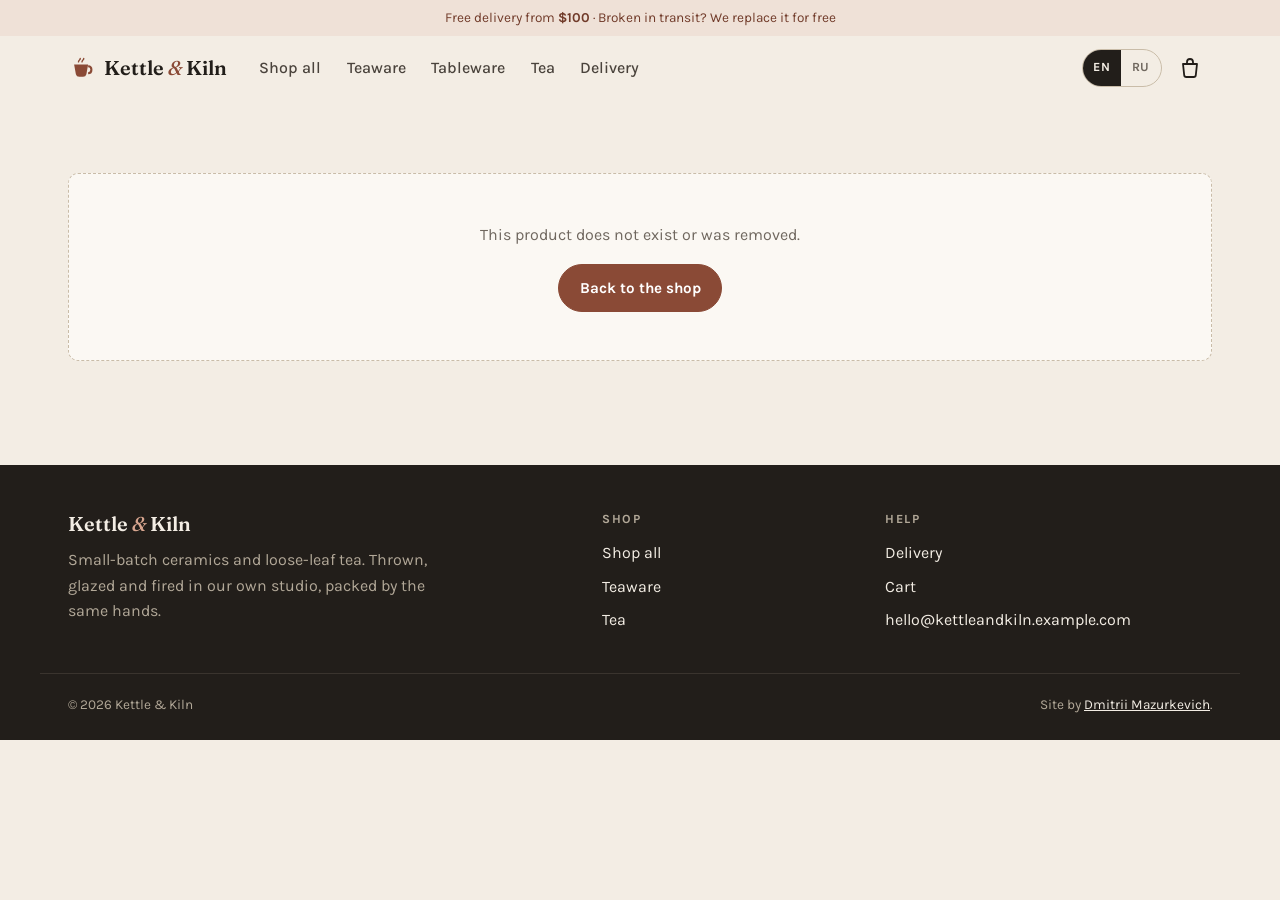
<file: product.html>
<!DOCTYPE html>
<html lang="en">
<head>
<meta charset="utf-8">
<meta name="viewport" content="width=device-width, initial-scale=1">
<title data-i18n="prod.metaTitle">Product - Kettle &amp; Kiln</title>
<meta name="description" data-i18n-attr="content:prod.metaDesc" content="Handmade ceramics from Kettle &amp; Kiln: glaze and size options, care and delivery details.">
<meta name="theme-color" content="#F3EDE4">
<link rel="canonical" href="https://dmitrii-mazurkevich.github.io/ceramics-online-store/product.html">
<link rel="alternate" hreflang="en" href="https://dmitrii-mazurkevich.github.io/ceramics-online-store/product.html?lang=en">
<link rel="alternate" hreflang="ru" href="https://dmitrii-mazurkevich.github.io/ceramics-online-store/product.html?lang=ru">
<meta property="og:type" content="website">
<meta property="og:title" content="Product - Kettle &amp; Kiln">
<meta property="og:description" content="Handmade ceramics from Kettle &amp; Kiln: glaze and size options, care and delivery details.">
<link rel="icon" href="data:image/svg+xml,%3Csvg xmlns='http://www.w3.org/2000/svg' viewBox='0 0 64 64'%3E%3Crect width='64' height='64' rx='14' fill='%238A4A36'/%3E%3Cpath d='M18 26h28l-3 18a6 6 0 0 1-6 5H27a6 6 0 0 1-6-5z' fill='%23F3EDE4'/%3E%3Cpath d='M46 30c7 0 7 11 0 11' stroke='%23F3EDE4' stroke-width='4' fill='none'/%3E%3C/svg%3E">
<link rel="preconnect" href="https://fonts.googleapis.com">
<link rel="preconnect" href="https://fonts.gstatic.com" crossorigin>
<link rel="stylesheet" href="https://fonts.googleapis.com/css2?family=Fraunces:opsz,wght@9..144,500;9..144,600&family=Karla:wght@400;500;700&display=swap">
<link rel="stylesheet" href="assets/css/style.css">
<script>
  (function () {
    var d = document.documentElement, langs = ['en', 'ru'], lang = null;
    var m = location.search.match(/[?&]lang=([a-z]{2})/i);
    if (m && langs.indexOf(m[1].toLowerCase()) > -1) lang = m[1].toLowerCase();
    if (!lang) { try { var s = localStorage.getItem('kk-lang'); if (langs.indexOf(s) > -1) lang = s; } catch (e) {} }
    if (!lang) lang = 'en';
    d.setAttribute('data-lang', lang);
    if (lang !== 'en') { d.className += ' i18n-pending'; setTimeout(function () { d.classList.remove('i18n-pending'); }, 1200); }
  })();
</script>
</head>
<body data-page="product">
<a class="skip-link" href="#main" data-i18n="nav.skip">Skip to content</a>

<div class="topbar"><div class="container" data-i18n-html="top.text">Free delivery from <b>$100</b> · Broken in transit? We replace it for free</div></div>

<header class="site-header">
  <div class="container header__inner">
    <button class="icon-btn menu-toggle" type="button" aria-expanded="false" aria-controls="menu" aria-label="Menu" data-i18n-attr="aria-label:nav.menu">
      <svg viewBox="0 0 24 24" fill="none" stroke="currentColor" stroke-width="1.8" stroke-linecap="round" aria-hidden="true"><path d="M4 7h16M4 12h16M4 17h16"/></svg>
    </button>
    <a class="logo" href="index.html" aria-label="Kettle &amp; Kiln, home">
      <svg viewBox="0 0 32 32" aria-hidden="true"><path d="M7 12h16l-2 11a4 4 0 0 1-4 3h-4a4 4 0 0 1-4-3z" fill="currentColor"/><path d="M23 14c5 0 5 8 0 8" stroke="currentColor" stroke-width="2.4" fill="none"/><path d="M12 9c0-2 2-2 2-4M16 9c0-2 2-2 2-4" stroke="currentColor" stroke-width="1.6" fill="none" stroke-linecap="round"/></svg>
      <span>Kettle <i>&amp;</i> Kiln</span>
    </a>
    <nav class="menu" id="menu" aria-label="Main">
      <ul>
          <li><a href="catalog.html" data-i18n="nav.all">Shop all</a></li>
          <li><a href="catalog.html?cat=teapots,mugs" data-i18n="nav.teaware">Teaware</a></li>
          <li><a href="catalog.html?cat=bowls,plates" data-i18n="nav.table">Tableware</a></li>
          <li><a href="catalog.html?cat=tea" data-i18n="nav.tea">Tea</a></li>
          <li><a href="index.html#delivery" data-i18n="nav.delivery">Delivery</a></li>
      </ul>
    </nav>
    <div class="header__actions">
      <div class="lang" role="group" aria-label="Language">
        <button type="button" data-lang="en" aria-pressed="true">EN</button>
        <button type="button" data-lang="ru" aria-pressed="false">RU</button>
      </div>
      <a class="cart-btn" href="cart.html" data-open-cart aria-label="Cart" data-i18n-attr="aria-label:nav.cart">
        <svg viewBox="0 0 24 24" fill="none" stroke="currentColor" stroke-width="1.8" stroke-linecap="round" stroke-linejoin="round" aria-hidden="true"><path d="M5 8h14l-1.2 11.2a2 2 0 0 1-2 1.8H8.2a2 2 0 0 1-2-1.8z"/><path d="M9 8V6a3 3 0 0 1 6 0v2"/></svg>
        <span class="cart-btn__count" data-cart-count hidden>0</span>
      </a>
    </div>
  </div>
</header>

<main id="main">
<section class="section section--tight">
  <div class="container" data-product></div>
</section>
</main>

<footer class="site-footer">
  <div class="container footer__grid">
    <div>
      <p class="logo logo--footer"><span>Kettle <i>&amp;</i> Kiln</span></p>
      <p class="muted" data-i18n="foot.about">Small-batch ceramics and loose-leaf tea. Thrown, glazed and fired in our own studio, packed by the same hands.</p>
    </div>
    <div>
      <h2 class="footer__h" data-i18n="foot.shop">Shop</h2>
      <ul>
        <li><a href="catalog.html" data-i18n="nav.all">Shop all</a></li>
        <li><a href="catalog.html?cat=teapots,mugs" data-i18n="nav.teaware">Teaware</a></li>
        <li><a href="catalog.html?cat=tea" data-i18n="nav.tea">Tea</a></li>
      </ul>
    </div>
    <div>
      <h2 class="footer__h" data-i18n="foot.help">Help</h2>
      <ul>
        <li><a href="index.html#delivery" data-i18n="nav.delivery">Delivery</a></li>
        <li><a href="cart.html" data-i18n="foot.cart">Cart</a></li>
        <li><a href="mailto:hello@kettleandkiln.example.com">hello@kettleandkiln.example.com</a></li>
      </ul>
    </div>
  </div>
  <div class="container footer__bottom">
    <span>© 2026 Kettle &amp; Kiln</span>
    <span data-i18n-html="foot.concept">Site by <a href="https://t.me/dmitrii_pjm">Dmitrii Mazurkevich</a>.</span>
  </div>
</footer>

<div class="drawer" id="cart-drawer" hidden>
  <div class="drawer__panel" role="dialog" aria-modal="true" aria-labelledby="drawer-title">
    <div class="drawer__head">
      <h2 class="drawer__title" id="drawer-title">Your cart</h2>
      <button class="icon-btn drawer__close" type="button" aria-label="Close" data-i18n-attr="aria-label:nav.close">
        <svg viewBox="0 0 24 24" fill="none" stroke="currentColor" stroke-width="2" stroke-linecap="round" aria-hidden="true"><path d="M6 6l12 12M18 6 6 18"/></svg>
      </button>
    </div>
    <div class="drawer__body"></div>
    <div class="drawer__foot"></div>
  </div>
</div>

<script src="assets/js/i18n.js" defer></script>
<script src="assets/js/products.js" defer></script>
<script src="assets/js/shop.js" defer></script>
<script src="assets/js/ui.js" defer></script>
</body>
</html>
</file>
<file: assets/css/style.css>
/* ==========================================================================
   Kettle & Kiln - storefront design system
   Warm stone + muted clay, Fraunces for display, Karla for text.
   ========================================================================== */

:root {
  --bg: #F3EDE4;
  --bg-alt: #EBE3D6;
  --surface: #FBF8F3;
  --ink: #221E1A;
  --ink-2: #4A433C;
  --muted: #6F675E;
  --line: #E0D6C7;
  --line-strong: #C9BCA8;
  --accent: #8A4A36;
  --accent-2: #713B2A;
  --accent-ink: #FFFFFF;
  --accent-soft: #EFE1D7;
  --ok: #4F6B4A;
  --warn: #8A5A12;
  --danger: #A12D2D;

  --font-display: "Fraunces", Georgia, "Times New Roman", serif;
  --font-sans: "Karla", -apple-system, BlinkMacSystemFont, "Segoe UI", Arial, sans-serif;

  --r-sm: 6px; --r-md: 10px; --r-lg: 16px; --r-full: 999px;
  --shadow: 0 1px 2px rgba(34, 30, 26, .05), 0 10px 30px rgba(34, 30, 26, .08);
  --container: 1200px;
  --ease: cubic-bezier(.22, .61, .36, 1);
  color-scheme: light;
}

*, *::before, *::after { box-sizing: border-box; }
html { -webkit-text-size-adjust: 100%; scroll-behavior: smooth; }
body {
  margin: 0; background: var(--bg); color: var(--ink);
  font: 400 1rem/1.6 var(--font-sans); -webkit-font-smoothing: antialiased;
}
img, svg { display: block; max-width: 100%; }
a { color: var(--accent); }
h1, h2, h3 { margin: 0; }
p { margin: 0 0 1rem; }
p:last-child { margin-bottom: 0; }
button, input, select, textarea { font: inherit; color: inherit; }
:focus-visible { outline: 2px solid var(--accent); outline-offset: 2px; }
code { font: 500 .9em ui-monospace, Consolas, monospace; background: var(--accent-soft); color: var(--accent-2); padding: .1em .35em; border-radius: 4px; }
@media (prefers-reduced-motion: reduce) { *, *::before, *::after { transition: none !important; animation: none !important; scroll-behavior: auto !important; } }

.visually-hidden { position: absolute !important; width: 1px; height: 1px; overflow: hidden; clip: rect(0 0 0 0); white-space: nowrap; }
.skip-link { position: absolute; left: 1rem; top: -3rem; background: var(--ink); color: var(--bg); padding: .6rem 1rem; border-radius: var(--r-sm); z-index: 100; }
.skip-link:focus { top: 1rem; }
.container { width: 100%; max-width: var(--container); margin-inline: auto; padding-inline: 16px; }
@media (min-width: 700px) { .container { padding-inline: 28px; } }
.muted { color: var(--muted); }
html.i18n-pending body { visibility: hidden; }

/* ---------- type ---------- */
.eyebrow { font: 700 .76rem/1.3 var(--font-sans); letter-spacing: .14em; text-transform: uppercase; color: var(--accent); margin-bottom: .8rem; }
.h1 { font: 600 clamp(1.9rem, 1.5rem + 1.8vw, 2.8rem)/1.1 var(--font-display); letter-spacing: -.01em; margin-bottom: .4rem; }
.h2 { font: 600 clamp(1.5rem, 1.3rem + 1vw, 2.1rem)/1.15 var(--font-display); letter-spacing: -.01em; }
.h3 { font: 600 1.3rem/1.25 var(--font-display); margin-bottom: 1rem; }

/* ---------- buttons ---------- */
.btn {
  display: inline-flex; align-items: center; justify-content: center; gap: .5rem;
  min-height: 46px; padding: .7rem 1.3rem; border-radius: var(--r-full);
  background: var(--accent); color: var(--accent-ink); border: 1px solid var(--accent);
  font-weight: 700; font-size: .95rem; text-decoration: none; cursor: pointer;
  transition: background .18s var(--ease), border-color .18s var(--ease), color .18s var(--ease);
}
.btn:hover { background: var(--accent-2); border-color: var(--accent-2); }
.btn:disabled { opacity: .5; cursor: not-allowed; }
.btn--ghost { background: transparent; color: var(--ink); border-color: var(--line-strong); }
.btn--ghost:hover { background: var(--surface); border-color: var(--ink); color: var(--ink); }
.btn--sm { min-height: 40px; padding: .5rem 1rem; font-size: .88rem; }
.btn--block { width: 100%; }
.btn--grow { flex: 1; }
.link { display: inline-flex; align-items: center; gap: .35rem; color: var(--accent); font-weight: 700; text-decoration: none; background: none; border: 0; padding: .4rem 0; cursor: pointer; }
.link:hover { text-decoration: underline; }
.linkbtn { background: none; border: 0; padding: 0; color: var(--accent); text-decoration: underline; cursor: pointer; }
.icon-btn { width: 44px; height: 44px; display: grid; place-items: center; border: 0; background: transparent; border-radius: var(--r-full); cursor: pointer; color: var(--ink); }
.icon-btn:hover { background: var(--bg-alt); }
.icon-btn svg { width: 22px; height: 22px; }

/* ---------- top of page ---------- */
.demo-note { margin: 0; background: var(--ink); color: var(--bg); font-size: .8rem; text-align: center; padding: .5rem 16px; }
.demo-note a { color: var(--bg); font-weight: 700; margin-left: .4rem; }
.topbar { background: var(--accent-soft); color: var(--accent-2); font-size: .85rem; text-align: center; padding: .45rem 0; }

.site-header { position: sticky; top: 0; z-index: 40; background: rgba(243, 237, 228, .94); backdrop-filter: blur(8px); border-bottom: 1px solid transparent; transition: border-color .2s; }
.site-header.is-stuck { border-bottom-color: var(--line); }
.header__inner { display: flex; align-items: center; gap: .5rem; min-height: 64px; }
.logo { display: inline-flex; align-items: center; gap: .5rem; text-decoration: none; color: var(--ink); font: 600 1.25rem/1 var(--font-display); margin: 0; white-space: nowrap; }
.logo svg { width: 28px; height: 28px; color: var(--accent); }
.logo i { font-style: italic; color: var(--accent); font-weight: 500; }
.menu { display: none; }
.menu ul { list-style: none; margin: 0; padding: 0; }
.menu a { color: var(--ink-2); text-decoration: none; font-weight: 500; }
.menu a:hover, .menu a[aria-current="page"] { color: var(--accent); }
.menu.is-open {
  display: block; position: absolute; left: 0; right: 0; top: 100%;
  background: var(--surface); border-bottom: 1px solid var(--line); box-shadow: var(--shadow);
}
.menu.is-open ul { display: grid; padding: .5rem 16px 1rem; }
.menu.is-open a { display: block; padding: .8rem 0; border-bottom: 1px solid var(--line); font-size: 1.05rem; }
@media (min-width: 900px) {
  .menu-toggle { display: none; }
  .menu, .menu.is-open { display: block; position: static; background: none; border: 0; box-shadow: none; margin-left: 1.5rem; }
  .menu ul, .menu.is-open ul { display: flex; gap: 1.6rem; padding: 0; }
  .menu.is-open a { padding: 0; border: 0; font-size: inherit; }
}
.header__actions { margin-left: auto; display: flex; align-items: center; gap: .4rem; }
.lang { display: inline-flex; border: 1px solid var(--line-strong); border-radius: var(--r-full); overflow: hidden; }
.lang button { border: 0; background: transparent; padding: .45rem .65rem; min-height: 36px; font-size: .78rem; font-weight: 700; letter-spacing: .06em; cursor: pointer; color: var(--muted); }
.lang button[aria-pressed="true"] { background: var(--ink); color: var(--bg); }
.cart-btn { position: relative; width: 44px; height: 44px; display: grid; place-items: center; color: var(--ink); border-radius: var(--r-full); }
.cart-btn:hover { background: var(--bg-alt); }
.cart-btn svg { width: 24px; height: 24px; }
.cart-btn__count {
  position: absolute; top: 2px; right: 0; min-width: 20px; height: 20px; padding: 0 5px;
  background: var(--accent); color: var(--accent-ink); border-radius: var(--r-full);
  font: 700 .72rem/20px var(--font-sans); text-align: center;
}
.cart-btn__count[hidden] { display: none; }

/* ---------- sections ---------- */
.section { padding: 3rem 0; }
.section--tight { padding: 1.75rem 0 3rem; }
.section--alt { background: var(--bg-alt); }
@media (min-width: 900px) { .section { padding: 4.5rem 0; } }
.section-head { display: flex; flex-wrap: wrap; align-items: baseline; justify-content: space-between; gap: .5rem 1rem; margin-bottom: 1.5rem; }

/* ---------- hero ---------- */
.hero { padding: 2rem 0 2.5rem; }
.hero__grid { display: grid; gap: 2rem; align-items: center; }
@media (min-width: 900px) { .hero { padding: 3.5rem 0 4rem; } .hero__grid { grid-template-columns: 1.05fr 1fr; gap: 3.5rem; } }
.hero__title { font: 600 clamp(2.3rem, 1.6rem + 3.4vw, 4.2rem)/1.04 var(--font-display); letter-spacing: -.02em; margin-bottom: 1.1rem; }
.hero__title em { font-style: italic; color: var(--accent); font-weight: 500; }
.hero__lede { font-size: 1.1rem; color: var(--ink-2); max-width: 46ch; margin-bottom: 1.6rem; }
.hero__actions { display: flex; flex-wrap: wrap; gap: .75rem; }
.hero__art svg { border-radius: var(--r-lg); width: 100%; height: auto; }

.usp { border-block: 1px solid var(--line); background: var(--surface); }
.usp__grid { display: grid; grid-template-columns: repeat(2, minmax(0, 1fr)); }
@media (min-width: 900px) { .usp__grid { grid-template-columns: repeat(4, 1fr); } }
.usp__item { padding: 1rem .5rem; display: grid; gap: .1rem; font-size: .88rem; color: var(--muted); }
.usp__item b { color: var(--ink); font-size: .98rem; }

/* ---------- category tiles ---------- */
.catgrid { display: grid; grid-template-columns: repeat(2, minmax(0, 1fr)); gap: .75rem; }
@media (min-width: 700px) { .catgrid { grid-template-columns: repeat(3, 1fr); gap: 1rem; } }
@media (min-width: 1100px) { .catgrid { grid-template-columns: repeat(6, 1fr); } }
.catcard { display: block; border-radius: var(--r-md); overflow: hidden; background: var(--surface); border: 1px solid var(--line); text-decoration: none; color: var(--ink); transition: border-color .18s, transform .18s var(--ease); }
.catcard:hover { border-color: var(--accent); transform: translateY(-2px); }
.catcard svg { width: 100%; height: auto; aspect-ratio: 10 / 9; }
.catcard__name { display: flex; justify-content: space-between; align-items: baseline; gap: .5rem; padding: .7rem .8rem; font-weight: 700; font-size: .95rem; }
.catcard__name small { color: var(--muted); font-weight: 500; }

/* ---------- product grid & card ---------- */
.grid { display: grid; grid-template-columns: repeat(2, minmax(0, 1fr)); gap: .75rem; }
@media (min-width: 700px) { .grid { gap: 1.25rem; } .grid--3, .grid--4 { grid-template-columns: repeat(3, 1fr); } }
@media (min-width: 1100px) { .grid--4 { grid-template-columns: repeat(4, 1fr); } }
@media (max-width: 380px) { .grid { gap: .6rem; } }

.pcard { background: var(--surface); border: 1px solid var(--line); border-radius: var(--r-md); overflow: hidden; display: flex; flex-direction: column; min-width: 0; }
.pcard__img { position: relative; display: block; }
.pcard__img svg { width: 100%; height: auto; aspect-ratio: 10 / 9; transition: transform .4s var(--ease); }
.pcard:hover .pcard__img svg { transform: scale(1.03); }
.pcard__body { padding: .75rem; display: flex; flex-direction: column; gap: .45rem; flex: 1; }
@media (min-width: 700px) { .pcard__body { padding: 1rem; } }
.pcard__name { font: 600 1.02rem/1.25 var(--font-display); }
.pcard__name a { color: var(--ink); text-decoration: none; }
.pcard__name a:hover { color: var(--accent); }
.pcard__short { font-size: .85rem; color: var(--muted); margin: 0; display: none; }
@media (min-width: 700px) { .pcard__short { display: block; } }
.pcard__row { display: flex; align-items: center; justify-content: space-between; gap: .5rem; margin-top: auto; flex-wrap: wrap; }
.pcard__price { font-weight: 700; font-size: 1.05rem; }
.pcard__price small { font-weight: 500; color: var(--muted); font-size: .8rem; }
.pcard .btn { width: 100%; }

.tags { position: absolute; left: .5rem; top: .5rem; display: flex; flex-wrap: wrap; gap: .3rem; }
.tag { background: var(--ink); color: var(--bg); font: 700 .68rem/1 var(--font-sans); letter-spacing: .04em; text-transform: uppercase; padding: .35rem .5rem; border-radius: var(--r-sm); }
.tag--new { background: var(--accent); }
.tag--warn { background: #F5E6C8; color: var(--warn); }
.tag--muted { background: var(--surface); color: var(--muted); border: 1px solid var(--line-strong); }

.swatches { list-style: none; margin: 0; padding: 0; display: flex; gap: .25rem; }
.swatch { display: inline-block; width: 16px; height: 16px; border-radius: 50%; background: var(--sw); box-shadow: inset 0 0 0 1px rgba(0, 0, 0, .15); }
.swatch.is-active { box-shadow: 0 0 0 2px var(--surface), 0 0 0 3px var(--ink-2); }
.swatch--lg { width: 34px; height: 34px; }

/* ---------- catalogue ---------- */
.cat-head { display: flex; flex-wrap: wrap; justify-content: space-between; align-items: flex-end; gap: 1rem; margin-bottom: 1.5rem; }
.cat-head .muted { margin: 0; }
.cat-tools { display: flex; flex-wrap: wrap; gap: .6rem; align-items: center; width: 100%; }
@media (min-width: 900px) { .cat-tools { width: auto; } }
.search { position: relative; flex: 1 1 220px; }
.search svg { position: absolute; left: .8rem; top: 50%; transform: translateY(-50%); width: 18px; height: 18px; color: var(--muted); }
.search input { width: 100%; min-height: 44px; padding: .55rem .9rem .55rem 2.4rem; border: 1px solid var(--line-strong); border-radius: var(--r-full); background: var(--surface); }
.select { display: inline-flex; align-items: center; gap: .5rem; font-size: .88rem; color: var(--muted); }
.select select { min-height: 44px; border: 1px solid var(--line-strong); border-radius: var(--r-full); background: var(--surface); padding: .5rem .9rem; color: var(--ink); }
.filters-toggle { min-height: 44px; }
@media (min-width: 900px) { .filters-toggle { display: none; } }

.cat-layout { display: grid; gap: 1.5rem; }
@media (min-width: 900px) { .cat-layout { grid-template-columns: 230px minmax(0, 1fr); gap: 2rem; align-items: start; } }
.filters-panel { display: none; background: var(--surface); border: 1px solid var(--line); border-radius: var(--r-md); padding: 1rem; }
.filters-panel.is-open { display: block; }
@media (min-width: 900px) { .filters-panel { display: block; position: sticky; top: 84px; } }
.filters-panel fieldset { border: 0; margin: 0 0 1.25rem; padding: 0; }
.filters-panel legend { font-weight: 700; margin-bottom: .5rem; padding: 0; }
.check { display: flex; align-items: center; gap: .6rem; padding: .3rem 0; cursor: pointer; min-height: 36px; }
.check input { width: 18px; height: 18px; accent-color: var(--accent); flex: none; }
.swatch-grid { display: grid; grid-template-columns: 1fr 1fr; gap: .2rem .5rem; }
.swatch-check { display: flex; align-items: center; gap: .45rem; cursor: pointer; padding: .3rem 0; font-size: .9rem; min-height: 36px; position: relative; }
.swatch-check input { position: absolute; opacity: 0; width: 1px; height: 1px; }
.swatch-check .swatch { width: 22px; height: 22px; }
.swatch-check input:checked + .swatch { box-shadow: 0 0 0 2px var(--surface), 0 0 0 4px var(--accent); }
.swatch-check input:focus-visible + .swatch { outline: 2px solid var(--accent); outline-offset: 4px; }
input[type="range"] { width: 100%; accent-color: var(--accent); }
output { font-weight: 700; color: var(--accent); }
.empty-state { grid-column: 1 / -1; text-align: center; padding: 3rem 1rem; background: var(--surface); border: 1px dashed var(--line-strong); border-radius: var(--r-md); }
.empty-state p { color: var(--muted); }

/* ---------- product page ---------- */
.crumbs { display: flex; flex-wrap: wrap; gap: .4rem; font-size: .88rem; color: var(--muted); margin-bottom: 1.25rem; }
.crumbs a { color: var(--muted); }
.product { display: grid; gap: 1.75rem; }
@media (min-width: 900px) { .product { grid-template-columns: 1.1fr 1fr; gap: 3rem; align-items: start; } }
.gallery__main { position: relative; border-radius: var(--r-lg); overflow: hidden; border: 1px solid var(--line); }
.gallery__main svg { width: 100%; height: auto; }
.gallery__thumbs { display: flex; gap: .6rem; margin-top: .75rem; }
.thumb { width: 76px; border: 1px solid var(--line); border-radius: var(--r-sm); padding: 0; overflow: hidden; cursor: pointer; background: none; }
.thumb.is-active { border-color: var(--ink); box-shadow: 0 0 0 1px var(--ink); }
.buybox__name { font: 600 clamp(1.8rem, 1.4rem + 1.5vw, 2.5rem)/1.1 var(--font-display); margin-bottom: .5rem; }
.buybox__rating { color: var(--muted); font-size: .92rem; margin-bottom: .6rem; }
.buybox__rating span { color: var(--accent); }
.buybox__price { font: 700 1.6rem/1 var(--font-sans); margin-bottom: 1rem; }
.buybox__short { color: var(--ink-2); font-size: 1.05rem; }
.buybox__desc { color: var(--ink-2); margin: 1.5rem 0 1rem; }
.opt { border: 0; padding: 0; margin: 0 0 1.1rem; }
.opt legend { padding: 0; margin-bottom: .55rem; font-size: .92rem; color: var(--muted); }
.opt legend b { color: var(--ink); }
.opt__row { display: flex; flex-wrap: wrap; gap: .6rem; }
.swatch-radio { position: relative; cursor: pointer; display: inline-grid; place-items: center; width: 44px; height: 44px; }
.swatch-radio input { position: absolute; opacity: 0; inset: 0; margin: 0; cursor: pointer; }
.swatch-radio input:checked + .swatch { box-shadow: 0 0 0 3px var(--bg), 0 0 0 5px var(--ink); }
.swatch-radio input:focus-visible + .swatch { outline: 2px solid var(--accent); outline-offset: 6px; }
.pill { position: relative; cursor: pointer; }
.pill input { position: absolute; opacity: 0; inset: 0; margin: 0; cursor: pointer; }
.pill span { display: inline-flex; align-items: center; min-height: 44px; padding: .5rem 1rem; border: 1px solid var(--line-strong); border-radius: var(--r-full); font-size: .92rem; background: var(--surface); }
.pill input:checked + span { border-color: var(--ink); box-shadow: inset 0 0 0 1px var(--ink); font-weight: 700; }
.pill input:focus-visible + span { outline: 2px solid var(--accent); outline-offset: 2px; }
.buyform__row { display: flex; gap: .6rem; align-items: stretch; margin-top: 1.25rem; }
.stepper { display: inline-flex; align-items: center; border: 1px solid var(--line-strong); border-radius: var(--r-full); background: var(--surface); }
.stepper button { width: 44px; height: 46px; border: 0; background: none; font-size: 1.2rem; cursor: pointer; border-radius: var(--r-full); }
.stepper button:disabled { opacity: .35; cursor: not-allowed; }
.stepper span { min-width: 1.6rem; text-align: center; font-weight: 700; }
.stepper--sm button { width: 36px; height: 36px; font-size: 1rem; }
.stock { margin: .7rem 0 0; font-size: .9rem; color: var(--ok); font-weight: 500; }
.stock--low { color: var(--warn); }
.stock--out { color: var(--muted); }
.acc { border-top: 1px solid var(--line); padding: .3rem 0; }
.acc:last-of-type { border-bottom: 1px solid var(--line); }
.acc summary { cursor: pointer; padding: .7rem 0; font-weight: 700; list-style: none; display: flex; justify-content: space-between; }
.acc summary::-webkit-details-marker { display: none; }
.acc summary::after { content: "+"; font-weight: 400; font-size: 1.3rem; line-height: 1; }
.acc[open] summary::after { content: "−"; }
.acc p { color: var(--ink-2); font-size: .95rem; padding-bottom: .6rem; }
.related { margin-top: 3.5rem; }
.related .h2 { margin-bottom: 1.25rem; }

/* ---------- cart lines ---------- */
.lines { list-style: none; margin: 0; padding: 0; }
.line { display: grid; grid-template-columns: 76px minmax(0, 1fr) auto; gap: .8rem; padding: 1rem 0; border-bottom: 1px solid var(--line); align-items: start; }
.lines--compact .line { grid-template-columns: 60px minmax(0, 1fr) auto; padding: .8rem 0; }
.line__img { position: relative; display: block; border-radius: var(--r-sm); overflow: hidden; border: 1px solid var(--line); }
.line__img svg { width: 100%; height: auto; aspect-ratio: 1; object-fit: cover; }
.line__img i { position: absolute; top: -1px; right: -1px; background: var(--ink); color: var(--bg); font: 700 .7rem/20px var(--font-sans); font-style: normal; min-width: 20px; text-align: center; border-radius: 0 0 0 6px; }
.line__body { display: grid; gap: .2rem; min-width: 0; }
.line__name { font-weight: 700; color: var(--ink); text-decoration: none; line-height: 1.3; }
a.line__name:hover { color: var(--accent); }
.line__meta { font-size: .85rem; color: var(--muted); }
.line__row { display: flex; align-items: center; gap: .8rem; margin-top: .35rem; flex-wrap: wrap; }
.line__remove { background: none; border: 0; padding: .4rem 0; color: var(--muted); text-decoration: underline; cursor: pointer; font-size: .85rem; }
.line__price { font-weight: 700; text-align: right; white-space: nowrap; }
.line__price span { display: block; font-weight: 400; font-size: .8rem; color: var(--muted); }

.cart-layout { display: grid; gap: 2rem; margin-top: 1rem; }
@media (min-width: 900px) { .cart-layout { grid-template-columns: minmax(0, 1fr) 360px; gap: 3rem; align-items: start; } }
.summary { background: var(--surface); border: 1px solid var(--line); border-radius: var(--r-md); padding: 1.1rem; display: grid; gap: .1rem; align-content: start; }
@media (min-width: 900px) { .summary { position: sticky; top: 84px; padding: 1.4rem; } }
.summary:empty { display: none; }
.summary .btn { margin-top: 1rem; }
.sum-row { display: flex; justify-content: space-between; gap: 1rem; padding: .4rem 0; font-size: .95rem; }
.sum-row span { color: var(--ink-2); }
.sum-row--disc b { color: var(--ok); }
.sum-row--total { border-top: 1px solid var(--line); margin-top: .4rem; padding-top: .8rem; font-size: 1.15rem; }
.sum-row--total span { color: var(--ink); font-weight: 700; }
.ship-hint { font-size: .88rem; color: var(--ink-2); margin: 0 0 .4rem; }
.ship-hint.is-done { color: var(--ok); font-weight: 700; }
.ship-bar { height: 6px; background: var(--bg-alt); border-radius: var(--r-full); overflow: hidden; margin-bottom: .8rem; }
.ship-bar span { display: block; height: 100%; background: var(--accent); border-radius: inherit; transition: width .3s var(--ease); }
.promo { display: flex; flex-wrap: wrap; gap: .5rem; margin-top: .8rem; }
.promo input { flex: 1 1 140px; min-height: 40px; border: 1px solid var(--line-strong); border-radius: var(--r-full); padding: .4rem .9rem; background: var(--bg); text-transform: uppercase; }
.promo-msg { width: 100%; margin: 0; font-size: .85rem; color: var(--danger); }
.promo-msg:empty { display: none; }
.promo-ok { margin: .8rem 0 0; font-size: .9rem; color: var(--ok); }
.empty { color: var(--muted); padding: 1.5rem 0; }

/* ---------- checkout ---------- */
.steps { list-style: none; margin: 1rem 0 1.75rem; padding: 0; display: flex; gap: .5rem; flex-wrap: wrap; counter-reset: s; }
.steps li { display: flex; align-items: center; gap: .45rem; color: var(--muted); font-size: .92rem; }
.steps li + li::before { content: ""; width: 20px; height: 1px; background: var(--line-strong); margin-right: .2rem; }
.steps span { width: 26px; height: 26px; border-radius: 50%; display: grid; place-items: center; border: 1px solid var(--line-strong); font-weight: 700; font-size: .8rem; }
.steps li[aria-current="step"] { color: var(--ink); }
.steps li[aria-current="step"] span { background: var(--ink); border-color: var(--ink); color: var(--bg); }
.steps li.is-done span { background: var(--accent-soft); border-color: var(--accent); color: var(--accent); }
.steps[hidden] { display: none; }
.co-layout { display: grid; gap: 2rem; }
@media (min-width: 900px) { .co-layout { grid-template-columns: minmax(0, 1fr) 380px; gap: 3rem; align-items: start; } }
.co-form { background: var(--surface); border: 1px solid var(--line); border-radius: var(--r-md); padding: 1.1rem; }
@media (min-width: 700px) { .co-form { padding: 1.75rem; } }
.co-form h2:focus { outline: none; }
.field { display: grid; gap: .3rem; margin-bottom: 1rem; }
.field label { font-weight: 700; font-size: .92rem; }
.field input, .field select { min-height: 46px; border: 1px solid var(--line-strong); border-radius: var(--r-sm); padding: .55rem .8rem; background: var(--bg); width: 100%; }
.field input[aria-invalid="true"], .field select[aria-invalid="true"] { border-color: var(--danger); }
.field--bare { margin: 0; }
.error { color: var(--danger); font-size: .85rem; min-height: 0; }
.error:empty { display: none; }
.field-row { display: grid; gap: 0 1rem; }
@media (min-width: 560px) { .field-row { grid-template-columns: 1fr 1fr; } }
.methods { border: 0; padding: 0; margin: 0 0 1.25rem; display: grid; gap: .6rem; }
.method { display: flex; gap: .8rem; align-items: flex-start; padding: .9rem 1rem; border: 1px solid var(--line-strong); border-radius: var(--r-md); cursor: pointer; background: var(--bg); }
.method:has(input:checked) { border-color: var(--ink); box-shadow: inset 0 0 0 1px var(--ink); background: var(--surface); }
.method input { width: 18px; height: 18px; accent-color: var(--accent); margin-top: .2rem; flex: none; }
.method span { display: grid; gap: .1rem; }
.method small { color: var(--muted); font-size: .85rem; }
.note { font-size: .85rem; color: var(--muted); background: var(--bg); border-radius: var(--r-sm); padding: .6rem .8rem; margin: 1rem 0 0; }
.co-nav { display: flex; justify-content: space-between; align-items: center; gap: 1rem; margin-top: 1.5rem; flex-wrap: wrap; }
.done { background: var(--surface); border: 1px solid var(--line); border-radius: var(--r-md); padding: 2rem 1.25rem; text-align: center; display: grid; justify-items: center; gap: .6rem; }
.done svg { color: var(--ok); }
.done h2:focus { outline: none; }
.lines--static .line { grid-template-columns: 52px minmax(0, 1fr) auto; }

/* ---------- story & info ---------- */
.story { display: grid; gap: 2rem; align-items: center; }
@media (min-width: 900px) { .story { grid-template-columns: 1.1fr 1fr; gap: 4rem; } }
.story .h2 { margin-bottom: 1rem; }
.story p { color: var(--ink-2); font-size: 1.05rem; }
.steps-list { list-style: none; margin: 0; padding: 0; display: grid; gap: .75rem; counter-reset: st; }
.steps-list li { counter-increment: st; display: grid; grid-template-columns: 44px 1fr; column-gap: 1rem; align-items: center; padding: 1rem; background: var(--surface); border: 1px solid var(--line); border-radius: var(--r-md); }
.steps-list li::before { content: counter(st); grid-row: span 2; width: 44px; height: 44px; border-radius: 50%; display: grid; place-items: center; background: var(--accent-soft); color: var(--accent); font: 600 1.2rem/1 var(--font-display); }
.steps-list span { color: var(--muted); font-size: .9rem; }
.info-grid { display: grid; gap: 1rem; margin-top: 1.5rem; }
@media (min-width: 700px) { .info-grid { grid-template-columns: repeat(2, 1fr); } }
@media (min-width: 1100px) { .info-grid { grid-template-columns: repeat(4, 1fr); } }
.info { background: var(--surface); border: 1px solid var(--line); border-radius: var(--r-md); padding: 1.1rem; }
.info h3 { font: 600 1.1rem/1.3 var(--font-display); margin-bottom: .4rem; }
.info p { color: var(--ink-2); font-size: .95rem; }

/* ---------- drawer ---------- */
.drawer { position: fixed; inset: 0; z-index: 80; background: rgba(34, 30, 26, 0); transition: background .22s var(--ease); }
.drawer.is-open { background: rgba(34, 30, 26, .4); }
.drawer[hidden] { display: none; }
.drawer__panel { position: absolute; top: 0; right: 0; bottom: 0; width: min(420px, 100%); background: var(--surface); display: flex; flex-direction: column; transform: translateX(100%); transition: transform .22s var(--ease); box-shadow: var(--shadow); }
.drawer.is-open .drawer__panel { transform: none; }
.drawer__head { display: flex; align-items: center; justify-content: space-between; padding: .75rem 1rem; border-bottom: 1px solid var(--line); }
.drawer__title { font: 600 1.25rem/1.2 var(--font-display); }
.drawer__body { flex: 1; overflow-y: auto; padding: 0 1rem; }
.drawer__foot { padding: 1rem; border-top: 1px solid var(--line); display: grid; gap: .5rem; }
.drawer__foot .sum-row { font-size: 1.05rem; }

/* ---------- footer ---------- */
.site-footer { background: var(--ink); color: #D9D0C4; padding: 3rem 0 1.5rem; margin-top: 2rem; }
.site-footer a { color: #F3EDE4; }
.site-footer .muted { color: #B2A898; max-width: 36ch; }
.footer__grid { display: grid; gap: 2rem; }
@media (min-width: 800px) { .footer__grid { grid-template-columns: 2fr 1fr 1.3fr; } }
.logo--footer { color: #F3EDE4; margin-bottom: .8rem; }
.logo--footer i { color: #D7A58F; }
.footer__h { font: 700 .78rem/1 var(--font-sans); letter-spacing: .12em; text-transform: uppercase; color: #B2A898; margin-bottom: .9rem; }
.site-footer ul { list-style: none; margin: 0; padding: 0; display: grid; gap: .5rem; overflow-wrap: anywhere; }
.site-footer ul a { text-decoration: none; }
.site-footer ul a:hover { text-decoration: underline; }
.footer__bottom { display: flex; flex-wrap: wrap; justify-content: space-between; gap: .5rem 1rem; margin-top: 2.5rem; padding-top: 1.25rem; border-top: 1px solid #3A342E; font-size: .85rem; color: #B2A898; }

/* real product photos (replaced the drawn SVG) */
.ph { width: 100%; aspect-ratio: 10 / 9; object-fit: cover; background: var(--surface, #EFE8DD); }
.pcard__img .ph { transition: transform .5s var(--ease); }
.pcard:hover .pcard__img .ph { transform: scale(1.05); }
.pcard__img, .catcard { overflow: hidden; }
.gallery__main .ph { border-radius: inherit; }
.line__img .ph { aspect-ratio: 1; }
.thumb .ph { aspect-ratio: 1; }
.hero__art img { border-radius: var(--r-lg); width: 100%; aspect-ratio: 520 / 440; object-fit: cover; }
</file>
